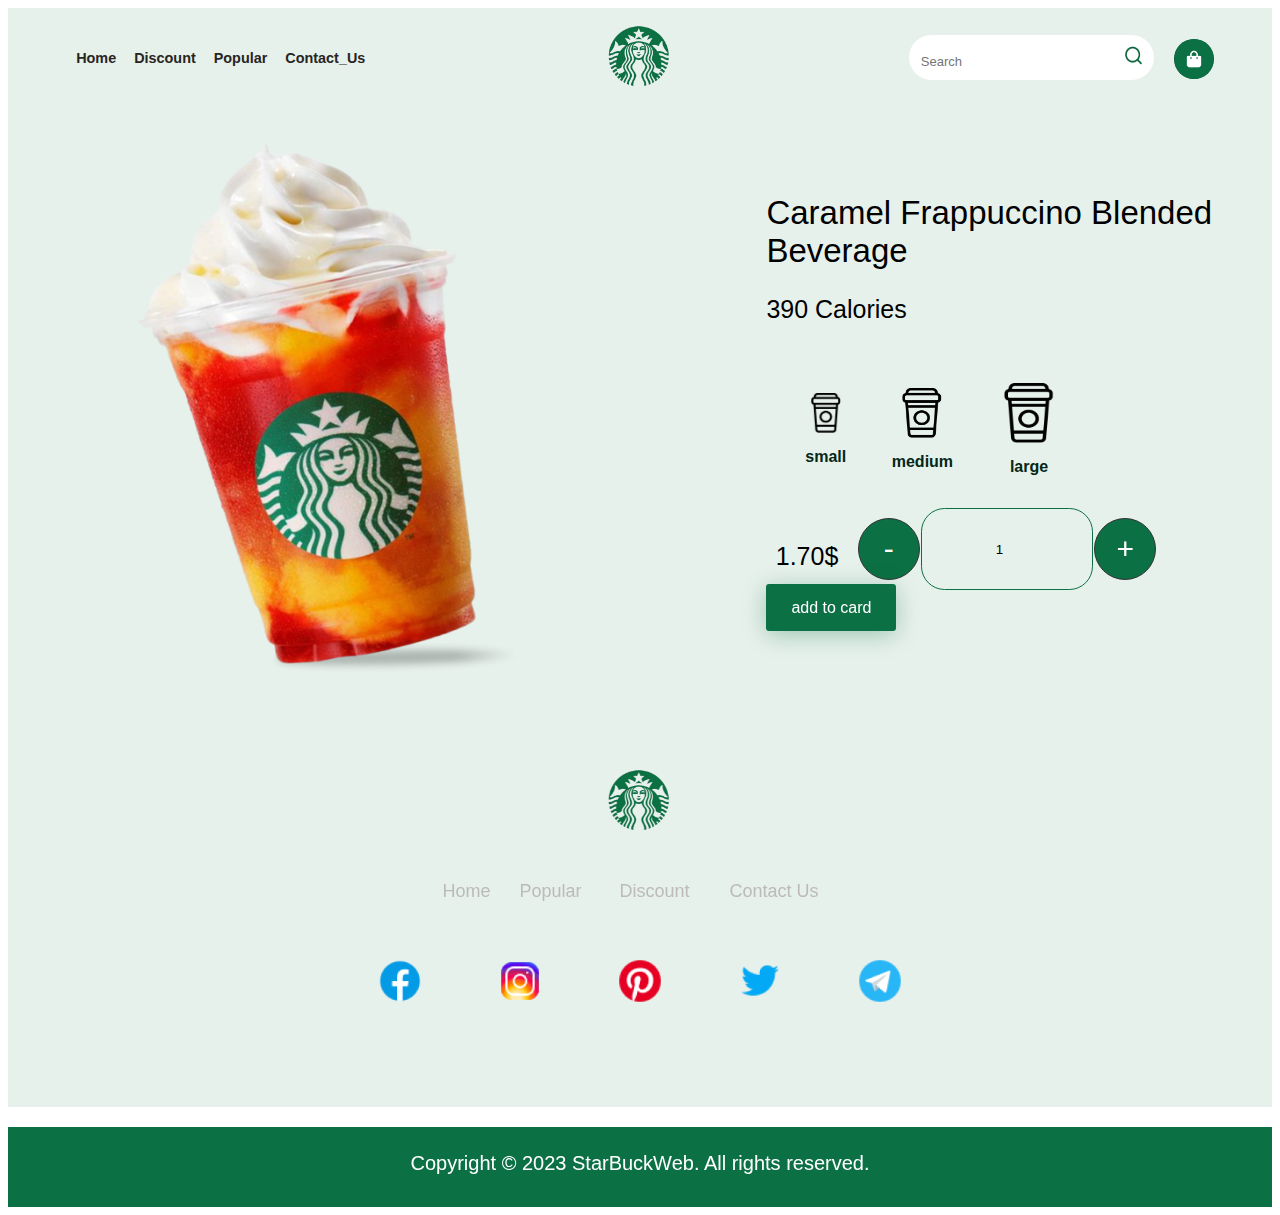
<file: preview-web/detail-product.html>
<!DOCTYPE html>
<html lang="en">
  <head>
    <meta charset="UTF-8" />
    <meta name="viewport" content="width=device-width, initial-scale=1.0" />
    <!-- Add Bootstrap CSS  & font awesome & google font  --- start  --- -->
    <link
      rel="stylesheet"
      href="https://cdnjs.cloudflare.com/ajax/libs/font-awesome/6.4.2/css/all.min.css"
      integrity="sha512-z3gLpd7yknf1YoNbCzqRKc4qyor8gaKU1qmn+CShxbuBusANI9QpRohGBreCFkKxLhei6S9CQXFEbbKuqLg0DA=="
      crossorigin="anonymous"
      referrerpolicy="no-referrer"
    />
    <link
      rel="stylesheet"
      href="https://cdn.jsdelivr.net/npm/bootstrap@5.3.2/dist/css/bootstrap.min.css"
      rel="stylesheet"
      integrity="sha384-T3c6CoIi6uLrA9TneNEoa7RxnatzjcDSCmG1MXxSR1GAsXEV/Dwwykc2MPK8M2HN"
      crossorigin="anonymous"
    />
    <link
      rel="stylesheet"
      href="https://fonts.googleapis.com/css?family=Sofia"
    />
    <!--                          ---  end  ---                          -->
    <!-- import css for style Navbar -->
    <link rel="stylesheet" href="./index.css" />
    <!-- import css for Page popular -->
    <link rel="stylesheet" href="./detail-product.css" />
    <!-- Set the favicon -->
    <link
      rel="icon"
      href="./logo-starbuck.png"
      type="image/logo-icon"
    />
    <link
      rel="shortcut icon"
      href="./logo-starbuck.png"
      type="image/x-icon"
    />
    <title>Page_Popular</title>
  </head>
  <body>
    <nav class="mainNav">
      <div class="container">
        <div class="navbar">
          <div>
            <!-- dropDown -->
            <div class="custom-dropdown">
              <button class="custom-btn" id="customDropdownButton">
                <i class="fa-solid fa-bars dropbtn"></i>
              </button>
              <div class="custom-dropdown-content" id="customDropdownContent">
                <a class="actions" href="./index.html">Home</a>
                <a href="./discount.html">Discount</a>
                <a href="./popular.html">Popular</a>
                <a href="./contact.html">Contact_Us</a>
              </div>
            </div>
            <!-- link  -->
            <div class="linkNav">
              <a class="actions" href="./index.html">Home</a>
              <a href="./discount.html">Discount</a>
              <a href="./popular.html">Popular</a>
              <a href="./contact.html">Contact_Us</a>
            </div>
          </div>
          <div>
            <!-- Logo Navbar-->
            <div class="logoNav">
              <img
                src="./logo-starbuck.png"
                width="85px"
                alt=""
              />
            </div>
          </div>
          <div>
            <!-- search -->
            <div class="searchNav">
              <form class="btnSearch">
                <input class="search" type="search" placeholder="Search" />
                <a href="#"
                  ><img
                    src="./search-icon.png"
                    width="21px"
                    alt=""
                /></a>
              </form>
              <div class="btnShop">
                <a href="#"
                  ><img
                    src="./shop-icon.png"
                    width="21px"
                    alt=""
                /></a>
              </div>
            </div>
          </div>
        </div>
      </div>
    </nav>
    <!-- slider product -->
    <section>
      <div class="container detail-main">
        <div class="left-img">
          <img src="./slid-starbuck2.png" alt="" />
        </div>
        <div class="right-text">
          <h1>Caramel Frappuccino Blended Beverage</h1>
          <p>390 Calories</p>
          <div class="set-img-size">
            <div class="img-size-small" onclick="changeColor(this)">
              <div class="small-img">
                <img
                  src="./size-of-cup-icon.png"
                  width="30"
                  height="40"
                  alt=""
                />
              </div>
              <div class="small-text">small</div>
            </div>
            <div class="img-size-small" onclick="changeColor(this)">
              <div class="small-img">
                <img
                  src="./size-of-cup-icon.png"
                  width="40"
                  height="50"
                  alt=""
                />
              </div>
              <div class="small-text">medium</div>
            </div>
            <div class="img-size-small" onclick="changeColor(this)">
              <div class="small-img">
                <img
                  src="./size-of-cup-icon.png"
                  width="50"
                  height="60"
                  alt=""
                />
              </div>
              <div class="small-text">large</div>
            </div>
          </div>

          <div class="text-price-count">
            <p class="text-price">1.70$</p>
            <div class="qty">
              <div class="minus" onclick="decrement()">-</div>
              <input
                type="number"
                class="count"
                name="qty"
                value="1"
                id="quantity"
              />
              <div class="minus" onclick="increment()">+</div>
            </div>
          </div>
          <div class="mt-5">
            <a class="btn-add-to-card" onclick="alert('Buy Now!');"
              >add to card <i class="fa-solid fa-cart-shopping"></i
            ></a>
          </div>
        </div>
      </div>
    </section>

    <!-- FOOTER FEATURE -->
    <footer>
      <div class="footerMain">
        <div class="footerSub">
          <div class="frame">
            <img
              class="brand-logo"
              src="./logo-starbuck.png"
            />
            <div class="div">
              <div class="div-2">
                <div class="shop"><div class="text-wrapper">Home</div></div>
                <div class="popular">
                  <div class="text-wrapper">Popular</div>
                </div>
                <div class="our-product">
                  <div class="text-wrapper">Discount</div>
                </div>
                <div class="contact-us">
                  <div class="text-wrapper">Contact Us</div>
                </div>
              </div>
              <div class="div-3">
                <img class="img" src="./facebook-icon.png" />
                <img class="img" src="./instagram-icon.png" />
                <img class="img" src="./pinterest-icon.png" />
                <img class="img" src="./twitter-icon.png" />
                <img class="img" src="./telegram-icon.png" />
              </div>
            </div>
          </div>
        </div>
      </div>
      <div class="text-footer">
        <p class="text-wrapper">
          Copyright © 2023 StarBuckWeb. All rights reserved.
        </p>
      </div>
    </footer>
    <!-- import javascript -->
    <script src="./detail-product.js"></script>
  </body>
</html>
</file>
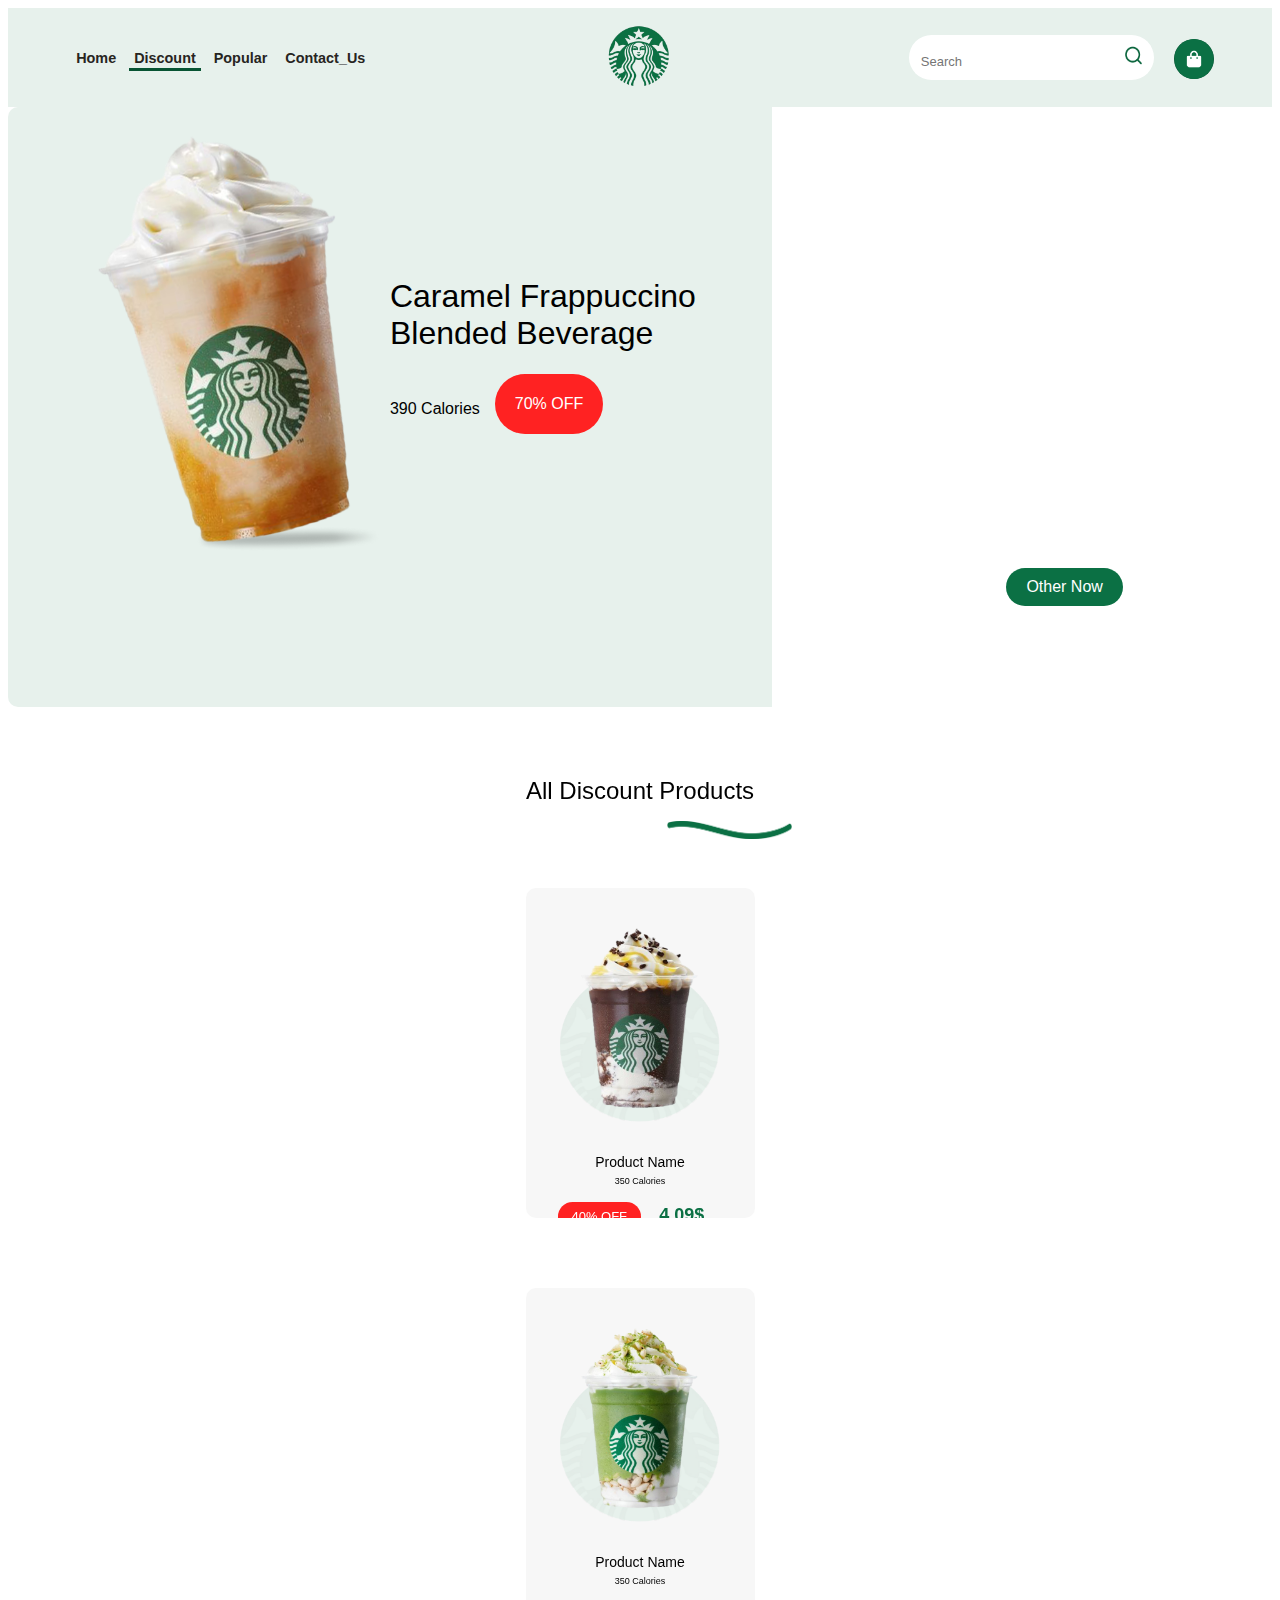
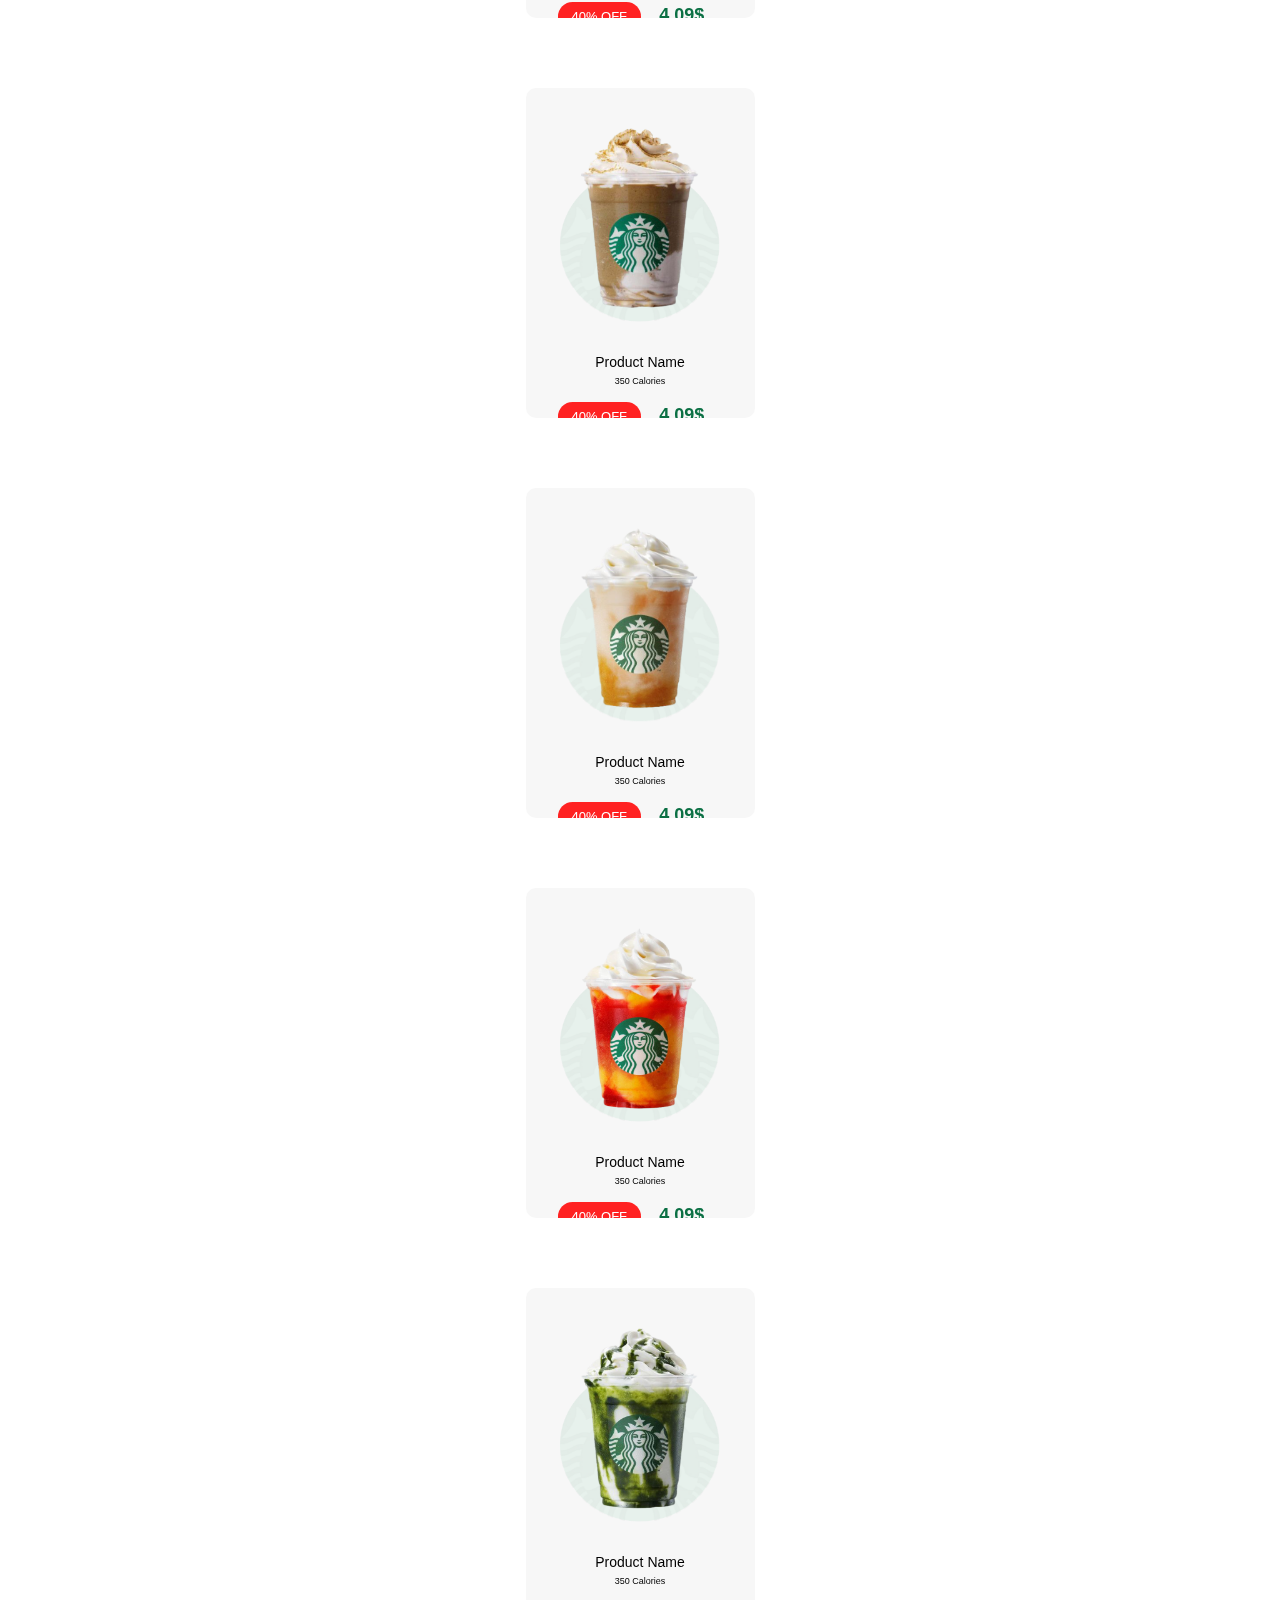
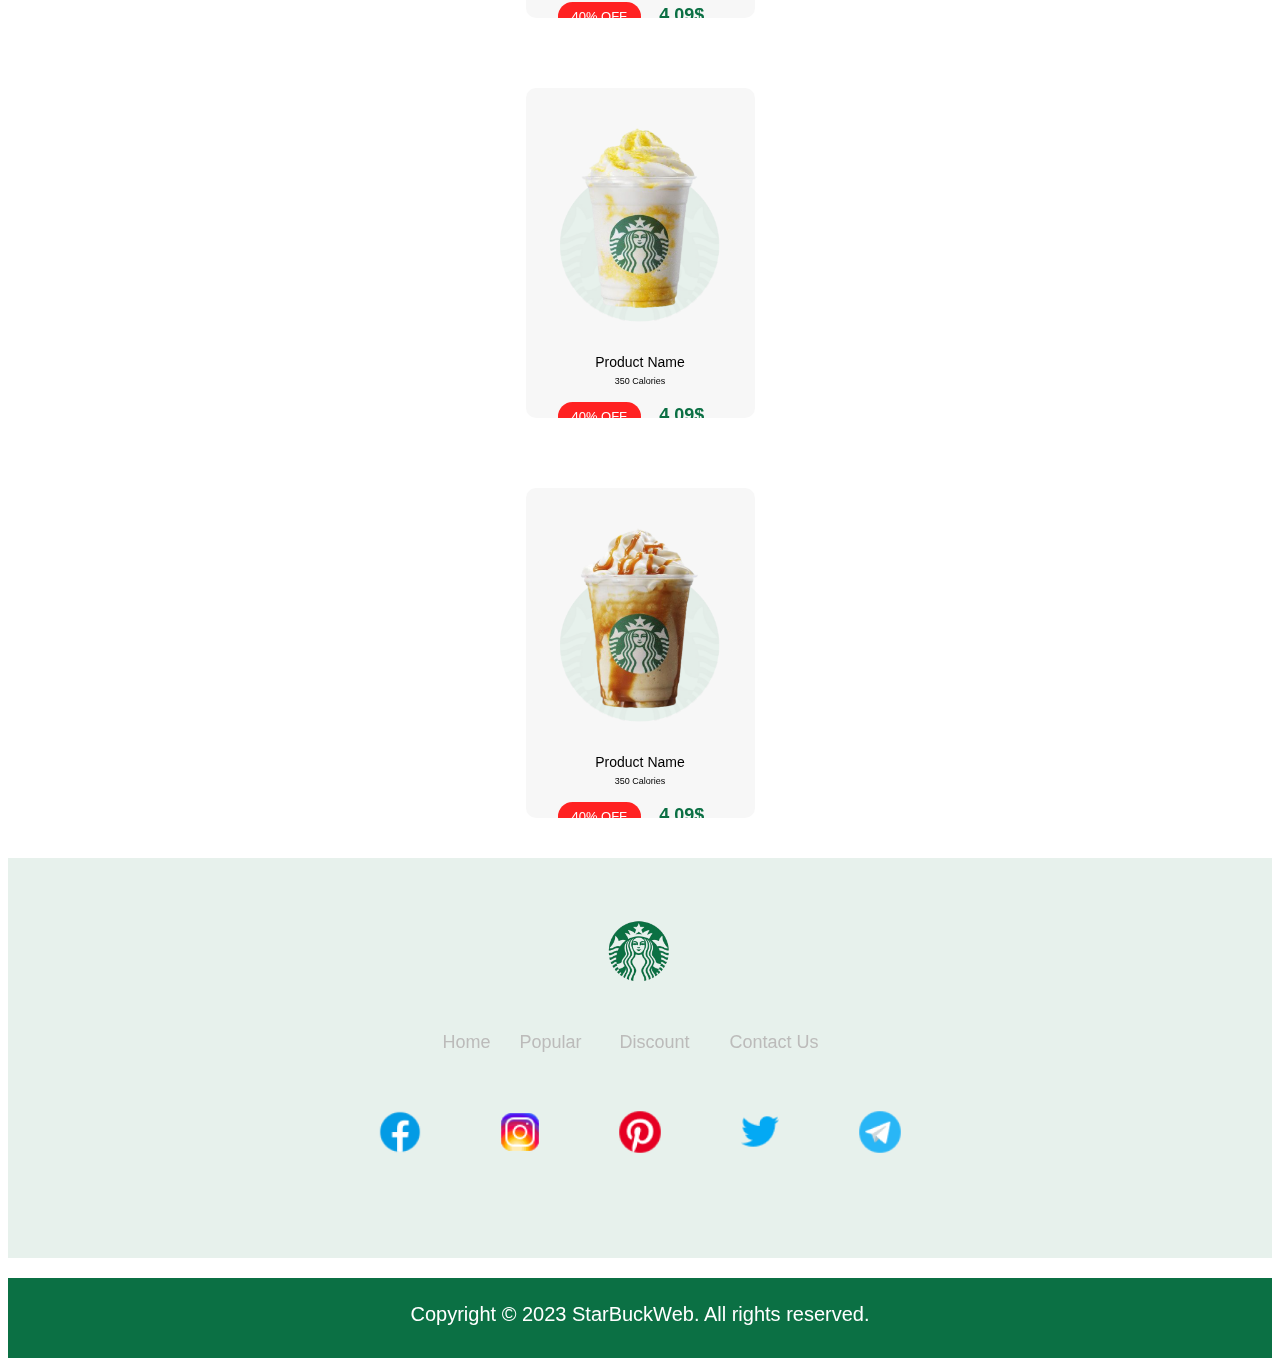
<file: preview-web/discount.html>
<!DOCTYPE html>
<html lang="en">
  <head>
    <meta charset="UTF-8" />
    <meta name="viewport" content="width=device-width, initial-scale=1.0" />
    <!-- Add Bootstrap CSS  & font awesome & google font  --- start  --- -->
    <link
      rel="stylesheet"
      href="https://cdnjs.cloudflare.com/ajax/libs/font-awesome/6.4.2/css/all.min.css"
      integrity="sha512-z3gLpd7yknf1YoNbCzqRKc4qyor8gaKU1qmn+CShxbuBusANI9QpRohGBreCFkKxLhei6S9CQXFEbbKuqLg0DA=="
      crossorigin="anonymous"
      referrerpolicy="no-referrer"
    />
    <link
      rel="stylesheet"
      href="https://cdn.jsdelivr.net/npm/bootstrap@5.3.2/dist/css/bootstrap.min.css"
      rel="stylesheet"
      integrity="sha384-T3c6CoIi6uLrA9TneNEoa7RxnatzjcDSCmG1MXxSR1GAsXEV/Dwwykc2MPK8M2HN"
      crossorigin="anonymous"
    />
    <link
      rel="stylesheet"
      href="https://fonts.googleapis.com/css?family=Sofia"
    />
    <!--                          ---  end  ---                          -->
    <!-- import css for style Navbar -->
    <link rel="stylesheet" href="./index.css" />
    <!-- import css for Page popular -->
    <link rel="stylesheet" href="./discount.css" />
    <!-- Set the favicon -->
    <link
      rel="icon"
      href="./logo-starbuck.png"
      type="image/logo-icon"
    />
    <link
      rel="shortcut icon"
      href="./logo-starbuck.png"
      type="image/x-icon"
    />
    <title>Page_Discount</title>
  </head>
  <body>
    <nav class="mainNav">
      <div class="container">
        <div class="navbar">
          <div>
            <!-- dropDown -->
            <div class="custom-dropdown">
              <button class="custom-btn" id="customDropdownButton">
                <i class="fa-solid fa-bars dropbtn"></i>
              </button>
              <div class="custom-dropdown-content" id="customDropdownContent">
                <a href="./index.html">Home</a>
                <a class="actions" href="#">Discount</a>
                <a href="./popular.html">Popular</a>
                <a href="./contact.html">Contact_Us</a>
              </div>
            </div>
            <!-- link  -->
            <div class="linkNav">
              <a href="./index.html">Home</a>
              <a class="active" href="#">Discount</a>
              <a href="./popular.html">Popular</a>
              <a href="./contact.html">Contact_Us</a>
            </div>
          </div>
          <div>
            <!-- Logo Navbar-->
            <div class="logoNav">
              <img
                src="./logo-starbuck.png"
                width="85px"
                alt=""
              />
            </div>
          </div>
          <div>
            <!-- search -->
            <div class="searchNav">
              <form class="btnSearch">
                <input class="search" type="search" placeholder="Search" />
                <a href="#"
                  ><img
                    src="./search-icon.png"
                    width="21px"
                    alt=""
                /></a>
              </form>
              <div class="btnShop">
                <a href="#"
                  ><img
                    src="./shop-icon.png"
                    width="21px"
                    alt=""
                /></a>
              </div>
            </div>
          </div>
        </div>
      </div>
    </nav>
    <!-- slider product -->

    <section>
      <section>
        <div class="carousel">
          <div class="carousel-item">
            <div class="slide-main">
              <div class="slider-left-img">
                <img src="./slid-starbuck1.png" alt="" />
              </div>
              <div class="slide-right-text">
                <div class="main-text">
                  <h1>
                    Caramel Frappuccino <br />
                    Blended Beverage
                  </h1>
                  <div class="text-discount">
                    <p>390 Calories</p>
                    <a class="button-discount">70% OFF</a>
                  </div>
                </div>
              </div>
            </div>
          </div>
          <div class="carousel-item">
            <div class="slide-main">
              <div class="slider-left-img">
                <img src="./slid-starbuck2.png" alt="" />
              </div>
              <div class="slide-right-text">
                <div class="main-text">
                  <h1>
                    a blended coffee drink <br />
                    ypically made with coffee
                  </h1>
                  <div class="text-discount">
                    <p>290 Calories</p>
                    <a class="button-discount">40% OFF</a>
                  </div>
                </div>
              </div>
            </div>
          </div>
          <div class="carousel-item">
            <div class="slide-main">
              <div class="slider-left-img">
                <img src="./slid-starbuck3.png" alt="" />
              </div>
              <div class="slide-right-text">
                <div class="main-text">
                  <h1>
                    espresso, milk, and ice. <br />
                    It is blended
                  </h1>
                  <div class="text-discount">
                    <p>350 Calories</p>
                    <a class="button-discount">50% OFF</a>
                  </div>
                </div>
              </div>
            </div>
          </div>
          <a class="button-other-now" href="./detail-product.html">Other Now</a>
        </div>
      </section>
    </section>

    <!-- All Discount Product -->

    <section class="container" style="padding-top: 50px">
      <div class="container">
        <div class="discount-all-product">
          <h2>All Discount Products</h2>
          <div class="box-all-discount">
            <img
              class="vector-all-discount"
              src="./vector-popular-products.png"
              alt="vector"
            />
          </div>
        </div>
      </div>

      <div class="row row-style-all-discount">
        <div class="col-sm-12 col-md-4 col-lg-3" style="padding-top: 30px">
          <div class="product-cart-all-discount">
            <a class="product-card-link-all-discount" href="./detail-product.html">
              <img
                class="cart-image-all-disocunt"
                src="./dis-pop-starbuck1.png"
                alt="dis pop starbuck1"
              />
              <h3>Product Name</h3>
              <p>350 Calories</p>
              <div class="discount-tag">
                <div class="left">
                  <p class="all-dis">40% OFF</p>
                </div>
                <div class="right">
                  <p class="price-right">4.09$</p>
                </div>
              </div>
            </a>
          </div>
        </div>

        <div class="col-sm-12 col-md-4 col-lg-3" style="padding-top: 30px">
          <div class="product-cart-all-discount">
            <a class="product-card-link-all-discount" href="./detail-product.html">
              <img
                class="cart-image-all-disocunt"
                src="./dis-pop-starbuck2.png"
                alt="dis pop starbuck1"
              />
              <h3>Product Name</h3>
              <p>350 Calories</p>
              <div class="discount-tag">
                <div class="left">
                  <p class="all-dis">40% OFF</p>
                </div>
                <div class="right">
                  <p class="price-right">4.09$</p>
                </div>
              </div>
            </a>
          </div>
        </div>

        <div class="col-sm-12 col-md-4 col-lg-3" style="padding-top: 30px">
          <div class="product-cart-all-discount">
            <a class="product-card-link-all-discount" href="./detail-product.html">
              <img
                class="cart-image-all-disocunt"
                src="./dis-pop-starbuck3.png"
                alt="dis pop starbuck1"
              />
              <h3>Product Name</h3>
              <p>350 Calories</p>
              <div class="discount-tag">
                <div class="left">
                  <p class="all-dis">40% OFF</p>
                </div>
                <div class="right">
                  <p class="price-right">4.09$</p>
                </div>
              </div>
            </a>
          </div>
        </div>

        <div class="col-sm-12 col-md-4 col-lg-3" style="padding-top: 30px">
          <div class="product-cart-all-discount">
            <a class="product-card-link-all-discount" href="./detail-product.html">
              <img
                class="cart-image-all-disocunt"
                src="./dis-pop-starbuck4.png"
                alt="dis pop starbuck1"
              />
              <h3>Product Name</h3>
              <p>350 Calories</p>
              <div class="discount-tag">
                <div class="left">
                  <p class="all-dis">40% OFF</p>
                </div>
                <div class="right">
                  <p class="price-right">4.09$</p>
                </div>
              </div>
            </a>
          </div>
        </div>

        <div class="col-sm-12 col-md-4 col-lg-3" style="padding-top: 30px">
          <div class="product-cart-all-discount">
            <a class="product-card-link-all-discount" href="./detail-product.html">
              <img
                class="cart-image-all-disocunt"
                src="./dis-pop-starbuck5.png"
                alt="dis pop starbuck1"
              />
              <h3>Product Name</h3>
              <p>350 Calories</p>
              <div class="discount-tag">
                <div class="left">
                  <p class="all-dis">40% OFF</p>
                </div>
                <div class="right">
                  <p class="price-right">4.09$</p>
                </div>
              </div>
            </a>
          </div>
        </div>

        <div class="col-sm-12 col-md-4 col-lg-3" style="padding-top: 30px">
          <div class="product-cart-all-discount">
            <a class="product-card-link-all-discount" href="./detail-product.html">
              <img
                class="cart-image-all-disocunt"
                src="./dis-pop-starbuck6.png"
                alt="dis pop starbuck1"
              />
              <h3>Product Name</h3>
              <p>350 Calories</p>
              <div class="discount-tag">
                <div class="left">
                  <p class="all-dis">40% OFF</p>
                </div>
                <div class="right">
                  <p class="price-right">4.09$</p>
                </div>
              </div>
            </a>
          </div>
        </div>

        <div class="col-sm-12 col-md-4 col-lg-3" style="padding-top: 30px">
          <div class="product-cart-all-discount">
            <a class="product-card-link-all-discount" href="./detail-product.html">
              <img
                class="cart-image-all-disocunt"
                src="./dis-pop-starbuck7.png"
                alt="dis pop starbuck1"
              />
              <h3>Product Name</h3>
              <p>350 Calories</p>
              <div class="discount-tag">
                <div class="left">
                  <p class="all-dis">40% OFF</p>
                </div>
                <div class="right">
                  <p class="price-right">4.09$</p>
                </div>
              </div>
            </a>
          </div>
        </div>

        <div class="col-sm-12 col-md-4 col-lg-3" style="padding-top: 30px">
          <div class="product-cart-all-discount">
            <a class="product-card-link-all-discount" href="./detail-product.html">
              <img
                class="cart-image-all-disocunt"
                src="./dis-pop-starbuck9.png"
                alt="dis pop starbuck1"
              />
              <h3>Product Name</h3>
              <p>350 Calories</p>
              <div class="discount-tag">
                <div class="left">
                  <p class="all-dis">40% OFF</p>
                </div>
                <div class="right">
                  <p class="price-right">4.09$</p>
                </div>
              </div>
            </a>
          </div>
        </div>
      </div>
    </section>

    <!-- ......................... -->
    <!-- FOOTER FEATURE -->
    <footer>
      <div class="footerMain">
        <div class="footerSub">
          <div class="frame">
            <img
              class="brand-logo"
              src="./logo-starbuck.png"
            />
            <div class="div">
              <div class="div-2">
                <div class="shop"><div class="text-wrapper">Home</div></div>
                <div class="popular">
                  <div class="text-wrapper">Popular</div>
                </div>
                <div class="our-product">
                  <div class="text-wrapper">Discount</div>
                </div>
                <div class="contact-us">
                  <div class="text-wrapper">Contact Us</div>
                </div>
              </div>
              <div class="div-3">
                <img class="img" src="./facebook-icon.png" />
                <img class="img" src="./instagram-icon.png" />
                <img class="img" src="./pinterest-icon.png" />
                <img class="img" src="./twitter-icon.png" />
                <img class="img" src="./telegram-icon.png" />
              </div>
            </div>
          </div>
        </div>
      </div>
      <div class="text-footer">
        <p class="text-wrapper">
          Copyright © 2023 StarBuckWeb. All rights reserved.
        </p>
      </div>
    </footer>
    <!-- import javascript -->
    <script src="./discount.js"></script>
  </body>
</html>
</file>
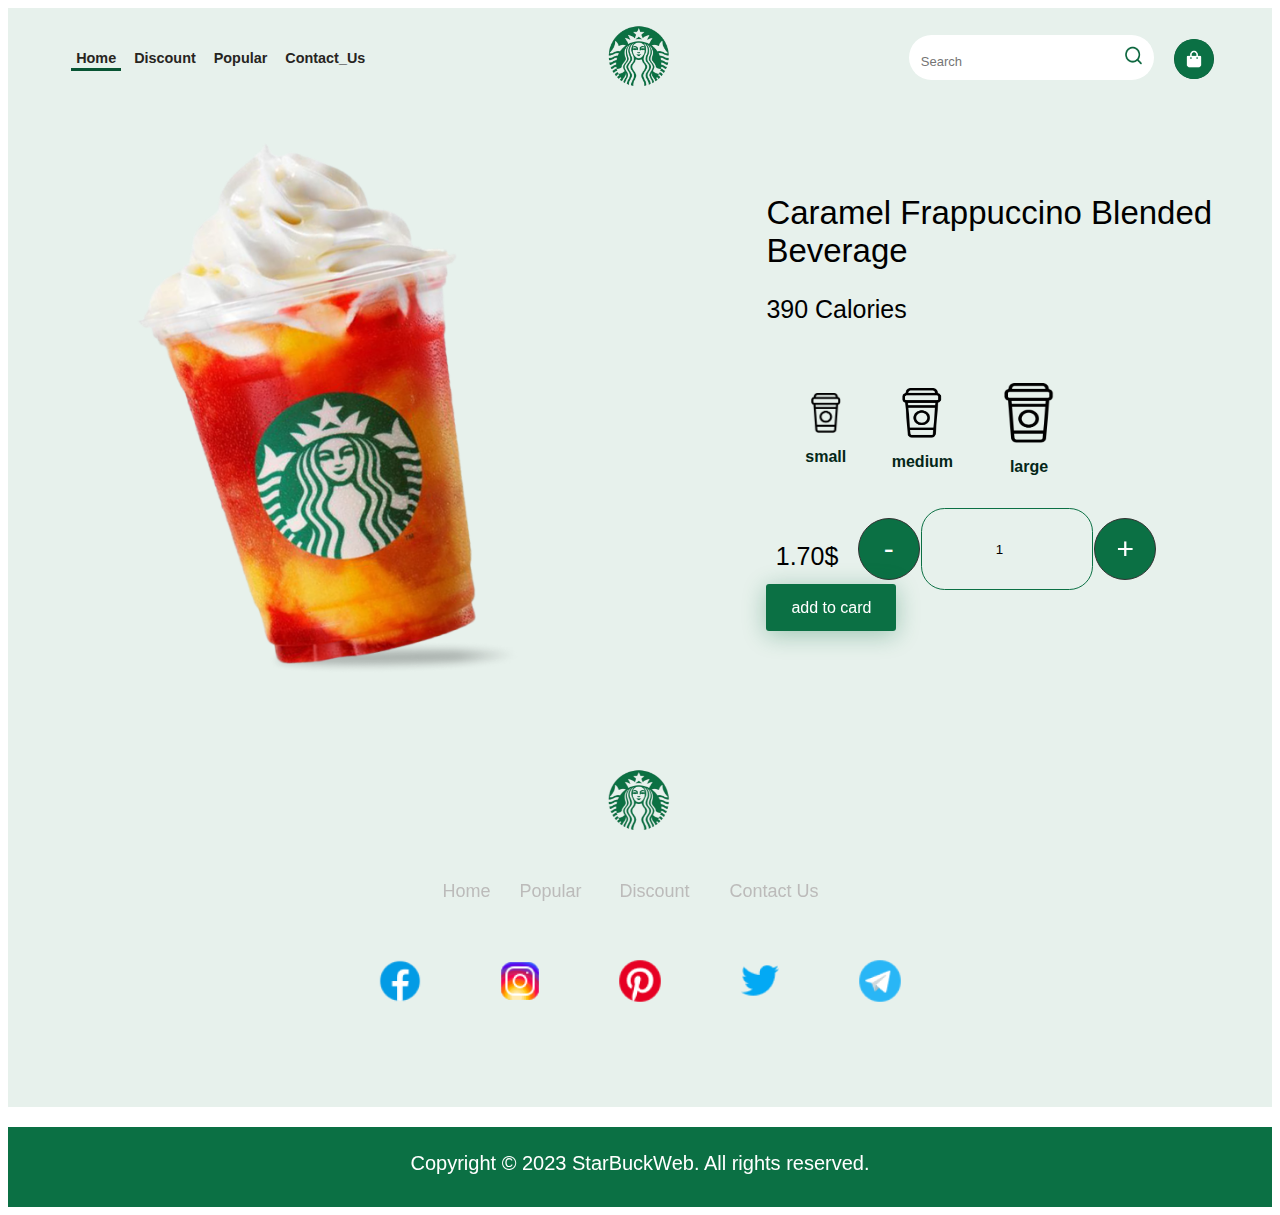
<file: web-assignment/frontend/pages/detail-products/detail-product.html>
<!DOCTYPE html>
<html lang="en">
  <head>
    <meta charset="UTF-8" />
    <meta name="viewport" content="width=device-width, initial-scale=1.0" />
    <!-- Add Bootstrap CSS  & font awesome & google font  --- start  --- -->
    <link
      rel="stylesheet"
      href="https://cdnjs.cloudflare.com/ajax/libs/font-awesome/6.4.2/css/all.min.css"
      integrity="sha512-z3gLpd7yknf1YoNbCzqRKc4qyor8gaKU1qmn+CShxbuBusANI9QpRohGBreCFkKxLhei6S9CQXFEbbKuqLg0DA=="
      crossorigin="anonymous"
      referrerpolicy="no-referrer"
    />
    <link
      rel="stylesheet"
      href="https://cdn.jsdelivr.net/npm/bootstrap@5.3.2/dist/css/bootstrap.min.css"
      rel="stylesheet"
      integrity="sha384-T3c6CoIi6uLrA9TneNEoa7RxnatzjcDSCmG1MXxSR1GAsXEV/Dwwykc2MPK8M2HN"
      crossorigin="anonymous"
    />
    <link
      rel="stylesheet"
      href="https://fonts.googleapis.com/css?family=Sofia"
    />
    <!--                          ---  end  ---                          -->
    <!-- import css for style Navbar -->
    <link rel="stylesheet" href="../../index.css" />
    <!-- import css for Page popular -->
    <link rel="stylesheet" href="./detail-product.css" />
    <!-- Set the favicon -->
    <link
      rel="icon"
      href="../../public/images/logo-starbuck.png"
      type="image/logo-icon"
    />
    <link
      rel="shortcut icon"
      href="../../public/images/logo-starbuck.png"
      type="image/x-icon"
    />
    <title>Page_Popular</title>
  </head>
  <body>
    <nav class="mainNav">
      <div class="container">
        <div class="navbar">
          <div>
            <!-- dropDown -->
            <div class="custom-dropdown">
              <button class="custom-btn" id="customDropdownButton">
                <i class="fa-solid fa-bars dropbtn"></i>
              </button>
              <div class="custom-dropdown-content" id="customDropdownContent">
                <a class="active" href="../../index.html">Home</a>
                <a href="../discount/discount.html">Discount</a>
                <a href="../popular/popular.html">Popular</a>
                <a href="../contact/contact.html">Contact_Us</a>
              </div>
            </div>
            <!-- link  -->
            <div class="linkNav">
              <a class="active" href="../../index.html">Home</a>
              <a href="../discount/discount.html">Discount</a>
              <a href="../popular/popular.html">Popular</a>
              <a href="../contact/contact.html">Contact_Us</a>
            </div>
          </div>
          <div>
            <!-- Logo Navbar-->
            <div class="logoNav">
              <img
                src="../../public/images/logo-starbuck.png"
                width="85px"
                alt=""
              />
            </div>
          </div>
          <div>
            <!-- search -->
            <div class="searchNav">
              <form class="btnSearch">
                <input class="search" type="search" placeholder="Search" />
                <a href="#"
                  ><img
                    src="../../public/icons/search-icon.png"
                    width="21px"
                    alt=""
                /></a>
              </form>
              <div class="btnShop">
                <a href="#"
                  ><img
                    src="../../public/icons/shop-icon.png"
                    width="21px"
                    alt=""
                /></a>
              </div>
            </div>
          </div>
        </div>
      </div>
    </nav>
    <!-- slider product -->
    <section>
      <div class="container detail-main">
        <div class="left-img">
          <img src="../../public/images/slid-starbuck2.png" alt="" />
        </div>
        <div class="right-text">
          <h1>Caramel Frappuccino Blended Beverage</h1>
          <p>390 Calories</p>
          <div class="set-img-size">
            <div class="img-size-small" onclick="changeColor(this)">
              <div class="small-img">
                <img
                  src="../../public/icons/size-of-cup-icon.png"
                  width="30"
                  height="40"
                  alt=""
                />
              </div>
              <div class="small-text">small</div>
            </div>
            <div class="img-size-small" onclick="changeColor(this)">
              <div class="small-img">
                <img
                  src="../../public/icons/size-of-cup-icon.png"
                  width="40"
                  height="50"
                  alt=""
                />
              </div>
              <div class="small-text">medium</div>
            </div>
            <div class="img-size-small" onclick="changeColor(this)">
              <div class="small-img">
                <img
                  src="../../public/icons/size-of-cup-icon.png"
                  width="50"
                  height="60"
                  alt=""
                />
              </div>
              <div class="small-text">large</div>
            </div>
          </div>

          <div class="text-price-count">
            <p class="text-price">1.70$</p>
            <div class="qty">
              <div class="minus" onclick="decrement()">-</div>
              <input
                type="number"
                class="count"
                name="qty"
                value="1"
                id="quantity"
              />
              <div class="minus" onclick="increment()">+</div>
            </div>
          </div>
          <div class="mt-5">
            <a class="btn-add-to-card" onclick="alert('Buy Now!');"
              >add to card <i class="fa-solid fa-cart-shopping"></i
            ></a>
          </div>
        </div>
      </div>
    </section>

    <!-- FOOTER FEATURE -->
    <footer>
      <div class="footerMain">
        <div class="footerSub">
          <div class="frame">
            <img
              class="brand-logo"
              src="../../public/images/logo-starbuck.png"
            />
            <div class="div">
              <div class="div-2">
                <div class="shop"><div class="text-wrapper">Home</div></div>
                <div class="popular">
                  <div class="text-wrapper">Popular</div>
                </div>
                <div class="our-product">
                  <div class="text-wrapper">Discount</div>
                </div>
                <div class="contact-us">
                  <div class="text-wrapper">Contact Us</div>
                </div>
              </div>
              <div class="div-3">
                <img class="img" src="../../public/icons/facebook-icon.png" />
                <img class="img" src="../../public/icons/instagram-icon.png" />
                <img class="img" src="../../public/icons/pinterest-icon.png" />
                <img class="img" src="../../public/icons/twitter-icon.png" />
                <img class="img" src="../../public/icons/telegram-icon.png" />
              </div>
            </div>
          </div>
        </div>
      </div>
      <div class="text-footer">
        <p class="text-wrapper">
          Copyright © 2023 StarBuckWeb. All rights reserved.
        </p>
      </div>
    </footer>
    <!-- import javascript -->
    <script src="./detail-product.js"></script>
  </body>
</html>
</file>
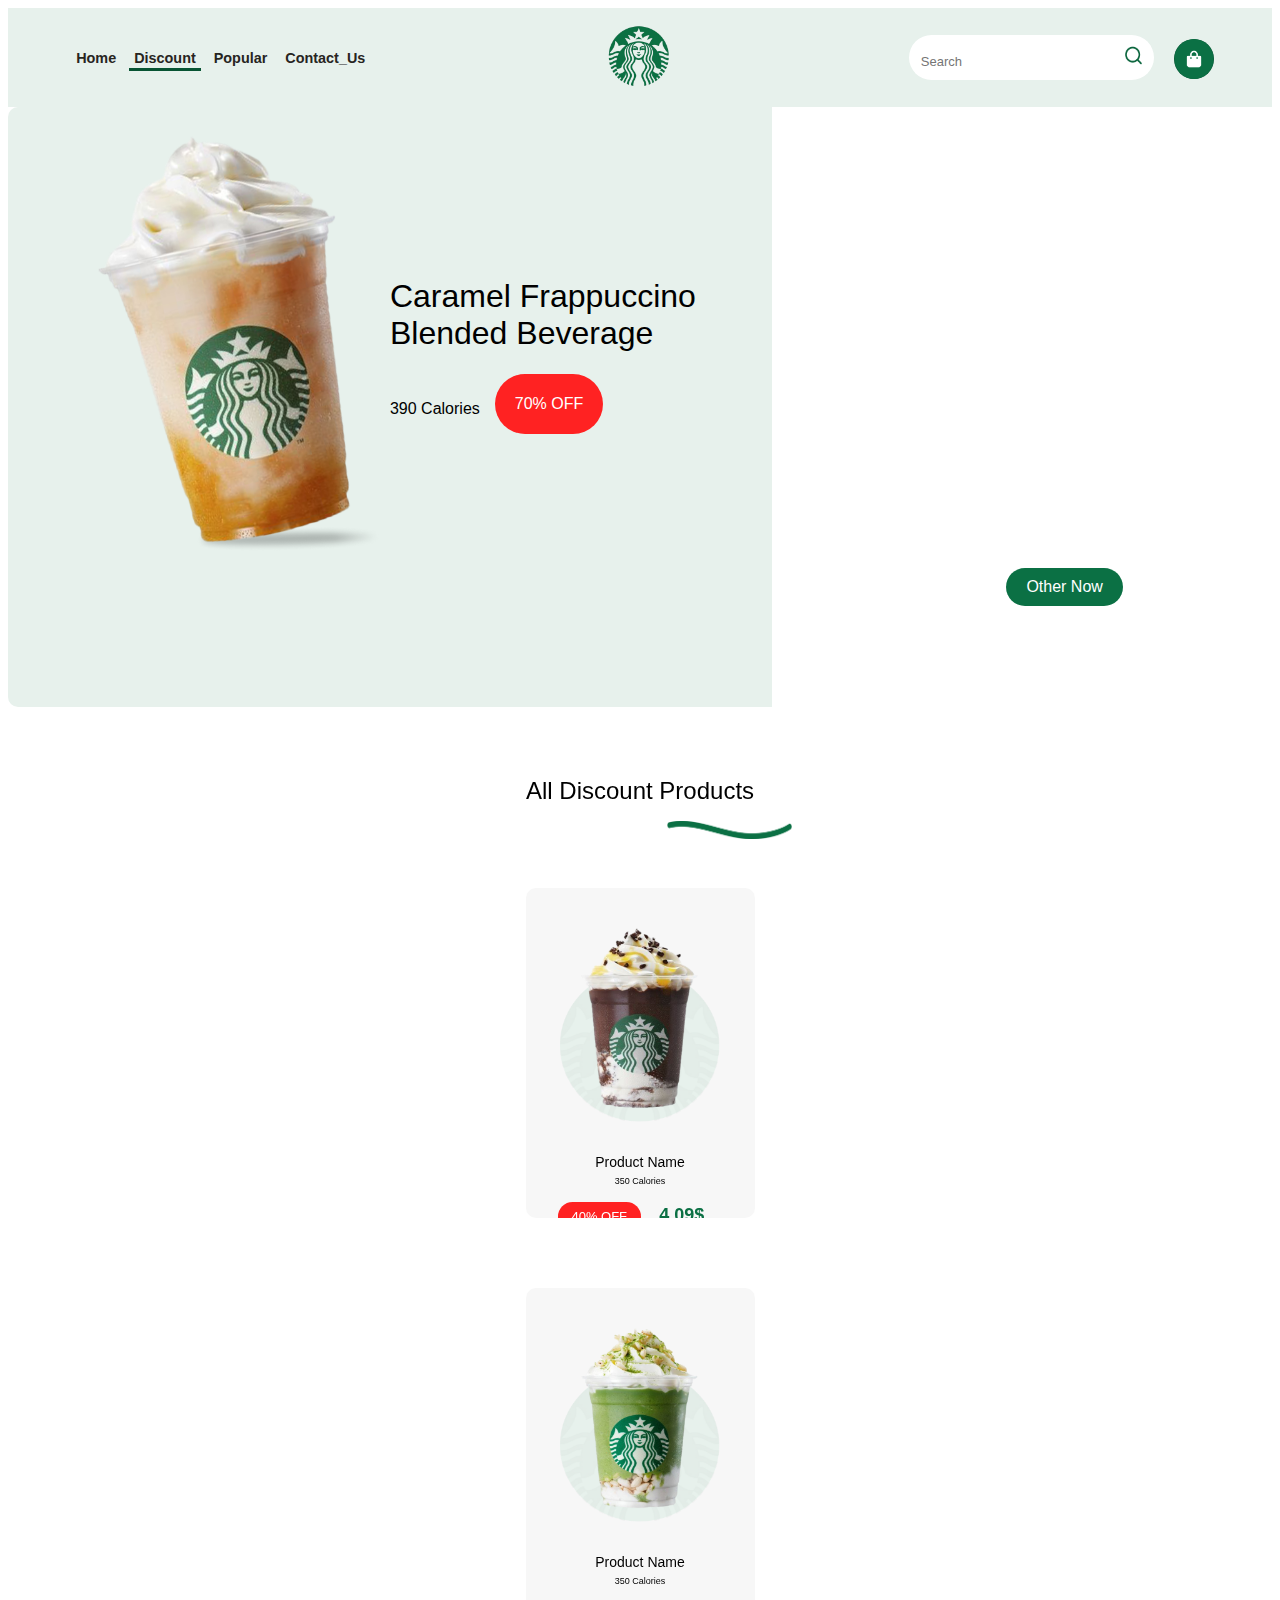
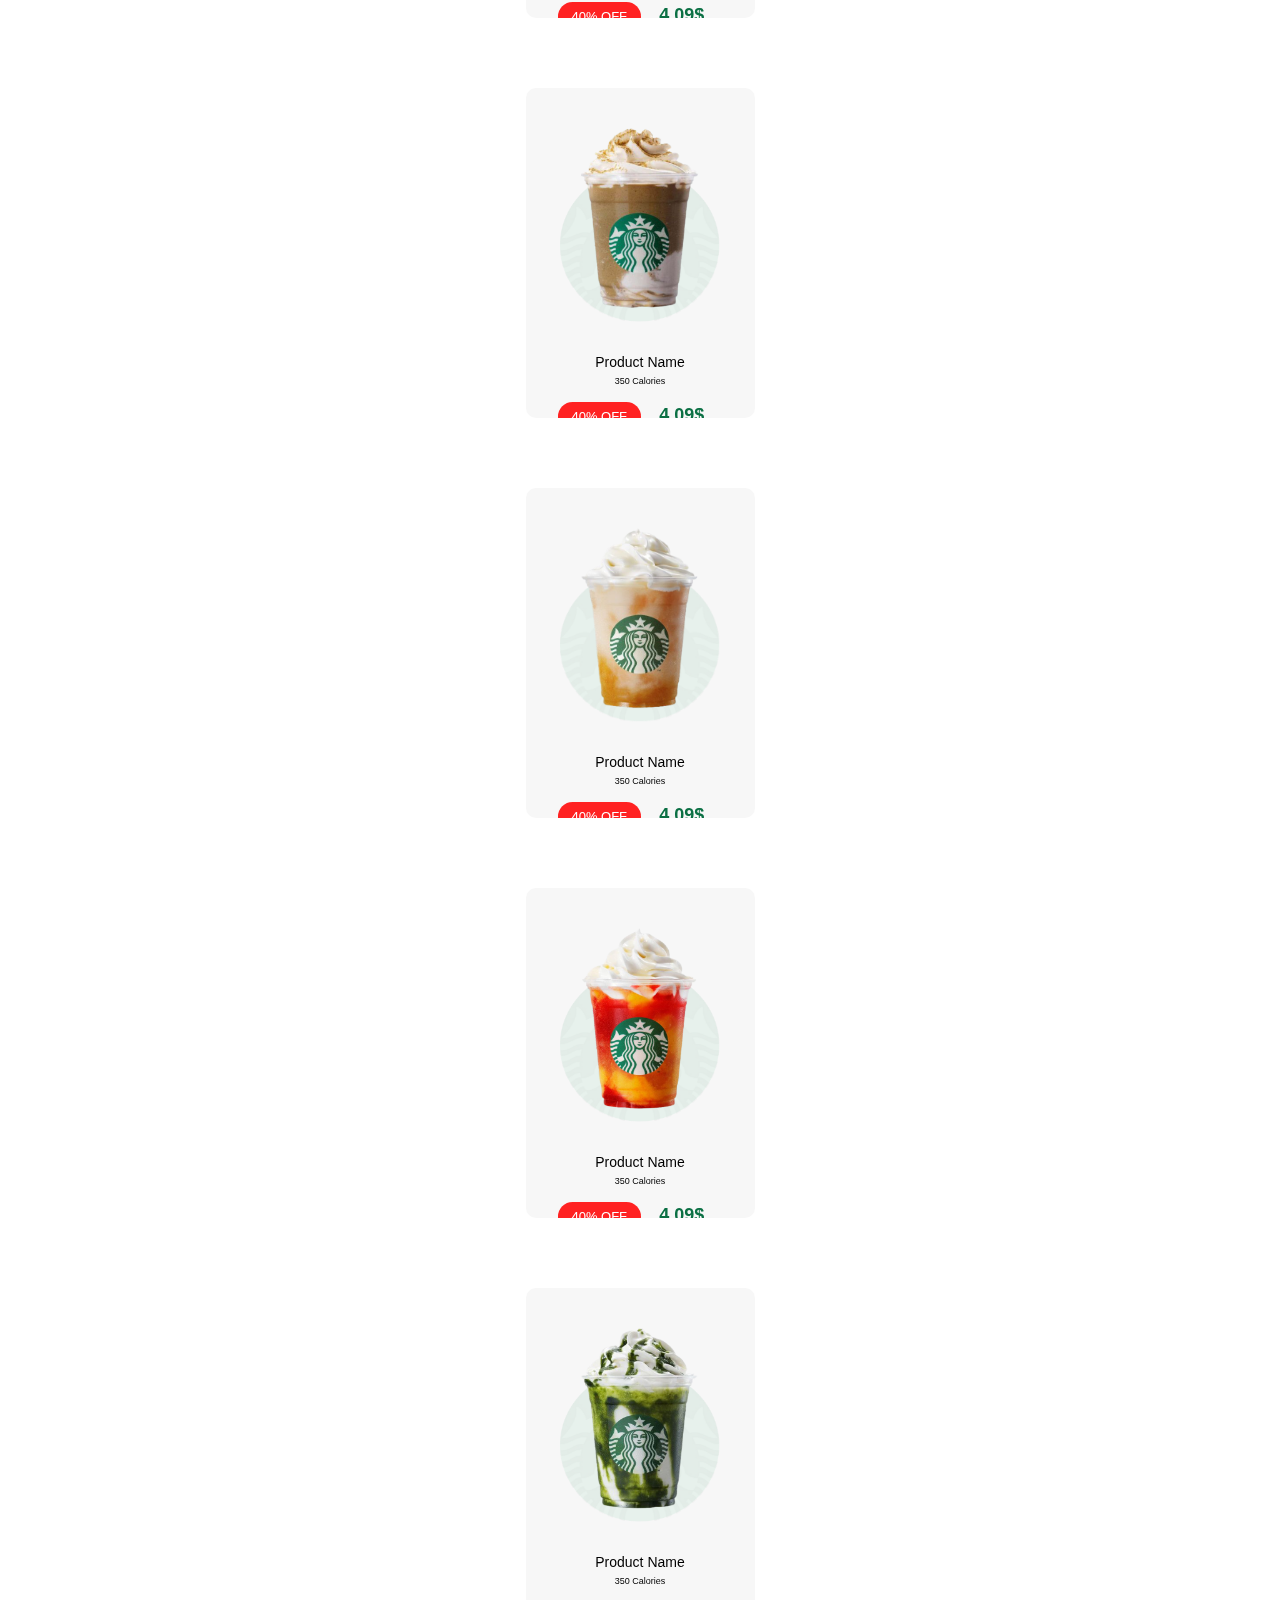
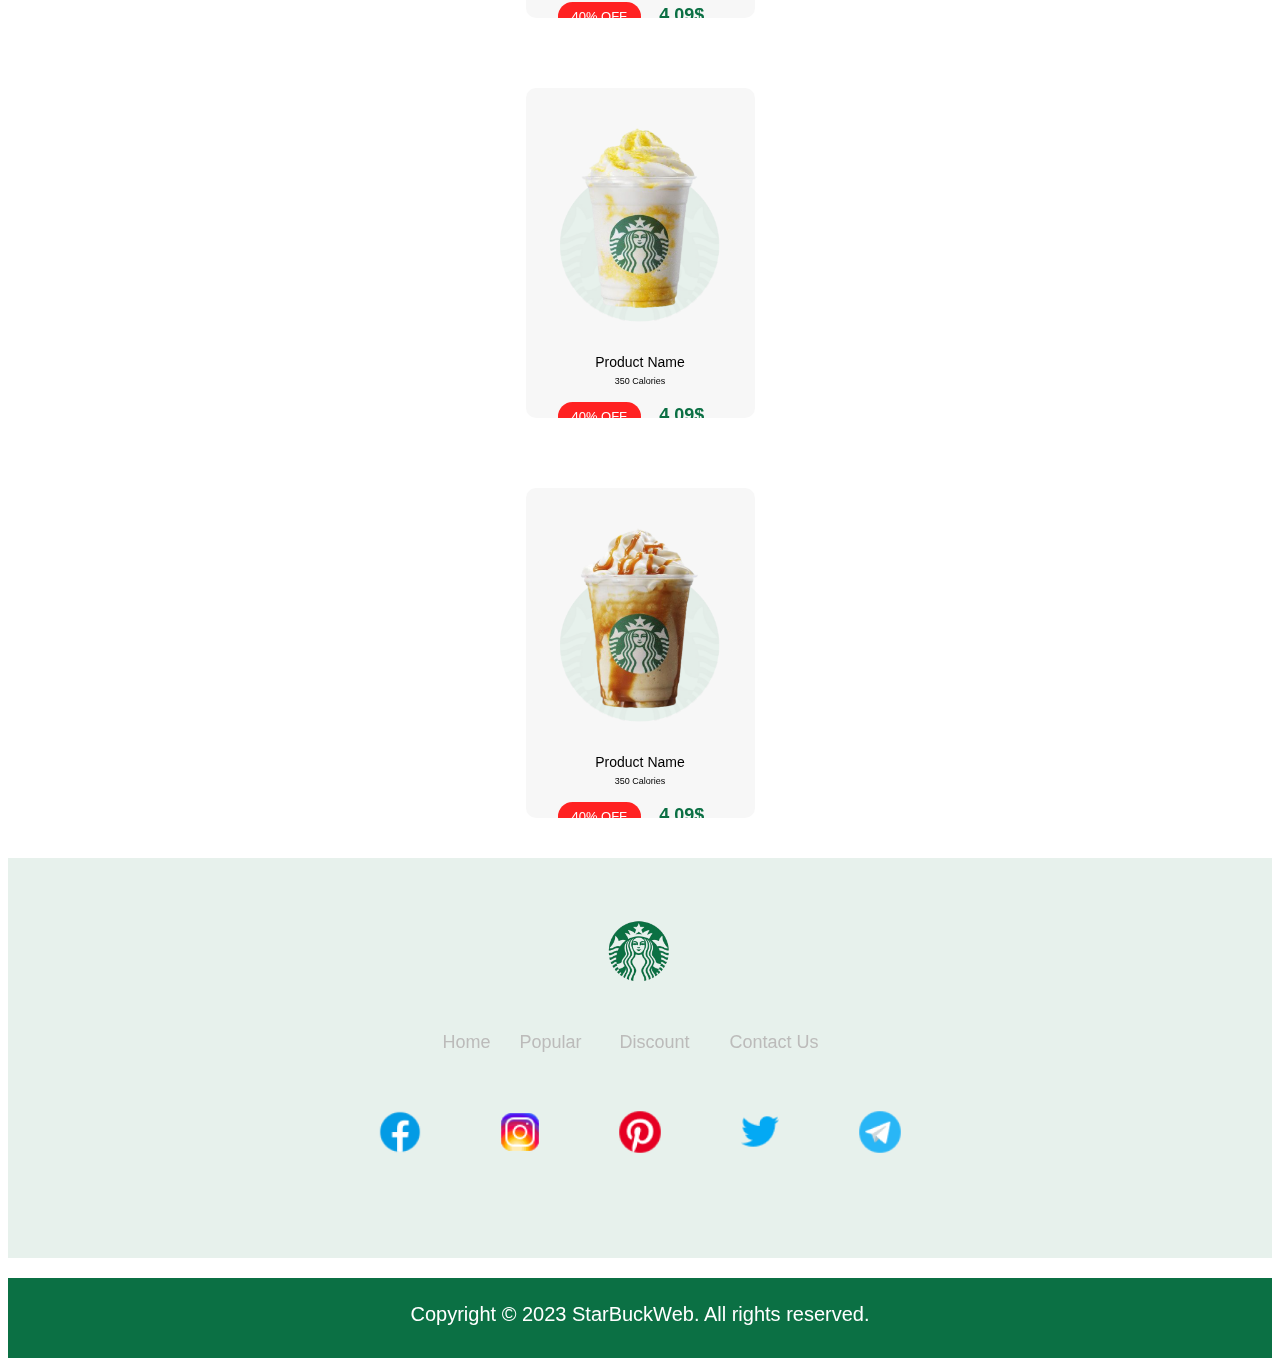
<file: web-assignment/frontend/pages/discount/discount.html>
<!DOCTYPE html>
<html lang="en">
  <head>
    <meta charset="UTF-8" />
    <meta name="viewport" content="width=device-width, initial-scale=1.0" />
    <!-- Add Bootstrap CSS  & font awesome & google font  --- start  --- -->
    <link
      rel="stylesheet"
      href="https://cdnjs.cloudflare.com/ajax/libs/font-awesome/6.4.2/css/all.min.css"
      integrity="sha512-z3gLpd7yknf1YoNbCzqRKc4qyor8gaKU1qmn+CShxbuBusANI9QpRohGBreCFkKxLhei6S9CQXFEbbKuqLg0DA=="
      crossorigin="anonymous"
      referrerpolicy="no-referrer"
    />
    <link
      rel="stylesheet"
      href="https://cdn.jsdelivr.net/npm/bootstrap@5.3.2/dist/css/bootstrap.min.css"
      rel="stylesheet"
      integrity="sha384-T3c6CoIi6uLrA9TneNEoa7RxnatzjcDSCmG1MXxSR1GAsXEV/Dwwykc2MPK8M2HN"
      crossorigin="anonymous"
    />
    <link
      rel="stylesheet"
      href="https://fonts.googleapis.com/css?family=Sofia"
    />
    <!--                          ---  end  ---                          -->
    <!-- import css for style Navbar -->
    <link rel="stylesheet" href="../../index.css" />
    <!-- import css for Page popular -->
    <link rel="stylesheet" href="./discount.css" />
    <!-- Set the favicon -->
    <link
      rel="icon"
      href="../../public/images/logo-starbuck.png"
      type="image/logo-icon"
    />
    <link
      rel="shortcut icon"
      href="../../public/images/logo-starbuck.png"
      type="image/x-icon"
    />
    <title>Page_Discount</title>
  </head>
  <body>
    <nav class="mainNav">
      <div class="container">
        <div class="navbar">
          <div>
            <!-- dropDown -->
            <div class="custom-dropdown">
              <button class="custom-btn" id="customDropdownButton">
                <i class="fa-solid fa-bars dropbtn"></i>
              </button>
              <div class="custom-dropdown-content" id="customDropdownContent">
                <a href="../../index.html">Home</a>
                <a class="actions" href="#">Discount</a>
                <a href="../popular/popular.html">Popular</a>
                <a href="../contact/contact.html">Contact_Us</a>
              </div>
            </div>
            <!-- link  -->
            <div class="linkNav">
              <a href="../../index.html">Home</a>
              <a class="active" href="#">Discount</a>
              <a href="../popular/popular.html">Popular</a>
              <a href="../contact/contact.html">Contact_Us</a>
            </div>
          </div>
          <div>
            <!-- Logo Navbar-->
            <div class="logoNav">
              <img
                src="../../public/images/logo-starbuck.png"
                width="85px"
                alt=""
              />
            </div>
          </div>
          <div>
            <!-- search -->
            <div class="searchNav">
              <form class="btnSearch">
                <input class="search" type="search" placeholder="Search" />
                <a href="#"
                  ><img
                    src="../../public/icons/search-icon.png"
                    width="21px"
                    alt=""
                /></a>
              </form>
              <div class="btnShop">
                <a href="#"
                  ><img
                    src="../../public/icons/shop-icon.png"
                    width="21px"
                    alt=""
                /></a>
              </div>
            </div>
          </div>
        </div>
      </div>
    </nav>
    <!-- slider product -->

    <section>
      <section>
        <div class="carousel">
          <div class="carousel-item">
            <div class="slide-main">
              <div class="slider-left-img">
                <img src="../../public/images/slid-starbuck1.png" alt="" />
              </div>
              <div class="slide-right-text">
                <div class="main-text">
                  <h1>
                    Caramel Frappuccino <br />
                    Blended Beverage
                  </h1>
                  <div class="text-discount">
                    <p>390 Calories</p>
                    <a class="button-discount">70% OFF</a>
                  </div>
                </div>
              </div>
            </div>
          </div>
          <div class="carousel-item">
            <div class="slide-main">
              <div class="slider-left-img">
                <img src="../../public/images/slid-starbuck2.png" alt="" />
              </div>
              <div class="slide-right-text">
                <div class="main-text">
                  <h1>
                    a blended coffee drink <br />
                    ypically made with coffee
                  </h1>
                  <div class="text-discount">
                    <p>290 Calories</p>
                    <a class="button-discount">40% OFF</a>
                  </div>
                </div>
              </div>
            </div>
          </div>
          <div class="carousel-item">
            <div class="slide-main">
              <div class="slider-left-img">
                <img src="../../public/images/slid-starbuck3.png" alt="" />
              </div>
              <div class="slide-right-text">
                <div class="main-text">
                  <h1>
                    espresso, milk, and ice. <br />
                    It is blended
                  </h1>
                  <div class="text-discount">
                    <p>350 Calories</p>
                    <a class="button-discount">50% OFF</a>
                  </div>
                </div>
              </div>
            </div>
          </div>
          <a class="button-other-now" href="../detail-products/detail-product.html">Other Now</a>
        </div>
      </section>
    </section>

    <!-- All Discount Product -->

    <section class="container" style="padding-top: 50px">
      <div class="container">
        <div class="discount-all-product">
          <h2>All Discount Products</h2>
          <div class="box-all-discount">
            <img
              class="vector-all-discount"
              src="../../public/images/vector-popular-products.png"
              alt="vector"
            />
          </div>
        </div>
      </div>

      <div class="row row-style-all-discount">
        <div class="col-sm-12 col-md-4 col-lg-3" style="padding-top: 30px">
          <div class="product-cart-all-discount">
            <a class="product-card-link-all-discount">
              <img
                class="cart-image-all-disocunt"
                src="../../public/images/dis-pop-starbuck1.png"
                alt="dis pop starbuck1"
              />
              <h3>Product Name</h3>
              <p>350 Calories</p>
              <div class="discount-tag">
                <div class="left">
                  <p class="all-dis">40% OFF</p>
                </div>
                <div class="right">
                  <p class="price-right">4.09$</p>
                </div>
              </div>
            </a>
          </div>
        </div>

        <div class="col-sm-12 col-md-4 col-lg-3" style="padding-top: 30px">
          <div class="product-cart-all-discount">
            <a class="product-card-link-all-discount">
              <img
                class="cart-image-all-disocunt"
                src="../../public/images/dis-pop-starbuck2.png"
                alt="dis pop starbuck1"
              />
              <h3>Product Name</h3>
              <p>350 Calories</p>
              <div class="discount-tag">
                <div class="left">
                  <p class="all-dis">40% OFF</p>
                </div>
                <div class="right">
                  <p class="price-right">4.09$</p>
                </div>
              </div>
            </a>
          </div>
        </div>

        <div class="col-sm-12 col-md-4 col-lg-3" style="padding-top: 30px">
          <div class="product-cart-all-discount">
            <a class="product-card-link-all-discount">
              <img
                class="cart-image-all-disocunt"
                src="../../public/images/dis-pop-starbuck3.png"
                alt="dis pop starbuck1"
              />
              <h3>Product Name</h3>
              <p>350 Calories</p>
              <div class="discount-tag">
                <div class="left">
                  <p class="all-dis">40% OFF</p>
                </div>
                <div class="right">
                  <p class="price-right">4.09$</p>
                </div>
              </div>
            </a>
          </div>
        </div>

        <div class="col-sm-12 col-md-4 col-lg-3" style="padding-top: 30px">
          <div class="product-cart-all-discount">
            <a class="product-card-link-all-discount">
              <img
                class="cart-image-all-disocunt"
                src="../../public/images/dis-pop-starbuck4.png"
                alt="dis pop starbuck1"
              />
              <h3>Product Name</h3>
              <p>350 Calories</p>
              <div class="discount-tag">
                <div class="left">
                  <p class="all-dis">40% OFF</p>
                </div>
                <div class="right">
                  <p class="price-right">4.09$</p>
                </div>
              </div>
            </a>
          </div>
        </div>

        <div class="col-sm-12 col-md-4 col-lg-3" style="padding-top: 30px">
          <div class="product-cart-all-discount">
            <a class="product-card-link-all-discount">
              <img
                class="cart-image-all-disocunt"
                src="../../public/images/dis-pop-starbuck5.png"
                alt="dis pop starbuck1"
              />
              <h3>Product Name</h3>
              <p>350 Calories</p>
              <div class="discount-tag">
                <div class="left">
                  <p class="all-dis">40% OFF</p>
                </div>
                <div class="right">
                  <p class="price-right">4.09$</p>
                </div>
              </div>
            </a>
          </div>
        </div>

        <div class="col-sm-12 col-md-4 col-lg-3" style="padding-top: 30px">
          <div class="product-cart-all-discount">
            <a class="product-card-link-all-discount">
              <img
                class="cart-image-all-disocunt"
                src="../../public/images/dis-pop-starbuck6.png"
                alt="dis pop starbuck1"
              />
              <h3>Product Name</h3>
              <p>350 Calories</p>
              <div class="discount-tag">
                <div class="left">
                  <p class="all-dis">40% OFF</p>
                </div>
                <div class="right">
                  <p class="price-right">4.09$</p>
                </div>
              </div>
            </a>
          </div>
        </div>

        <div class="col-sm-12 col-md-4 col-lg-3" style="padding-top: 30px">
          <div class="product-cart-all-discount">
            <a class="product-card-link-all-discount">
              <img
                class="cart-image-all-disocunt"
                src="../../public/images/dis-pop-starbuck7.png"
                alt="dis pop starbuck1"
              />
              <h3>Product Name</h3>
              <p>350 Calories</p>
              <div class="discount-tag">
                <div class="left">
                  <p class="all-dis">40% OFF</p>
                </div>
                <div class="right">
                  <p class="price-right">4.09$</p>
                </div>
              </div>
            </a>
          </div>
        </div>

        <div class="col-sm-12 col-md-4 col-lg-3" style="padding-top: 30px">
          <div class="product-cart-all-discount">
            <a class="product-card-link-all-discount">
              <img
                class="cart-image-all-disocunt"
                src="../../public/images/dis-pop-starbuck9.png"
                alt="dis pop starbuck1"
              />
              <h3>Product Name</h3>
              <p>350 Calories</p>
              <div class="discount-tag">
                <div class="left">
                  <p class="all-dis">40% OFF</p>
                </div>
                <div class="right">
                  <p class="price-right">4.09$</p>
                </div>
              </div>
            </a>
          </div>
        </div>
      </div>
    </section>

    <!-- ......................... -->
    <!-- FOOTER FEATURE -->
    <footer>
      <div class="footerMain">
        <div class="footerSub">
          <div class="frame">
            <img
              class="brand-logo"
              src="../../public/images/logo-starbuck.png"
            />
            <div class="div">
              <div class="div-2">
                <div class="shop"><div class="text-wrapper">Home</div></div>
                <div class="popular">
                  <div class="text-wrapper">Popular</div>
                </div>
                <div class="our-product">
                  <div class="text-wrapper">Discount</div>
                </div>
                <div class="contact-us">
                  <div class="text-wrapper">Contact Us</div>
                </div>
              </div>
              <div class="div-3">
                <img class="img" src="../../public/icons/facebook-icon.png" />
                <img class="img" src="../../public/icons/instagram-icon.png" />
                <img class="img" src="../../public/icons/pinterest-icon.png" />
                <img class="img" src="../../public/icons/twitter-icon.png" />
                <img class="img" src="../../public/icons/telegram-icon.png" />
              </div>
            </div>
          </div>
        </div>
      </div>
      <div class="text-footer">
        <p class="text-wrapper">
          Copyright © 2023 StarBuckWeb. All rights reserved.
        </p>
      </div>
    </footer>
    <!-- import javascript -->
    <script src="./discount.js"></script>
  </body>
</html>
</file>
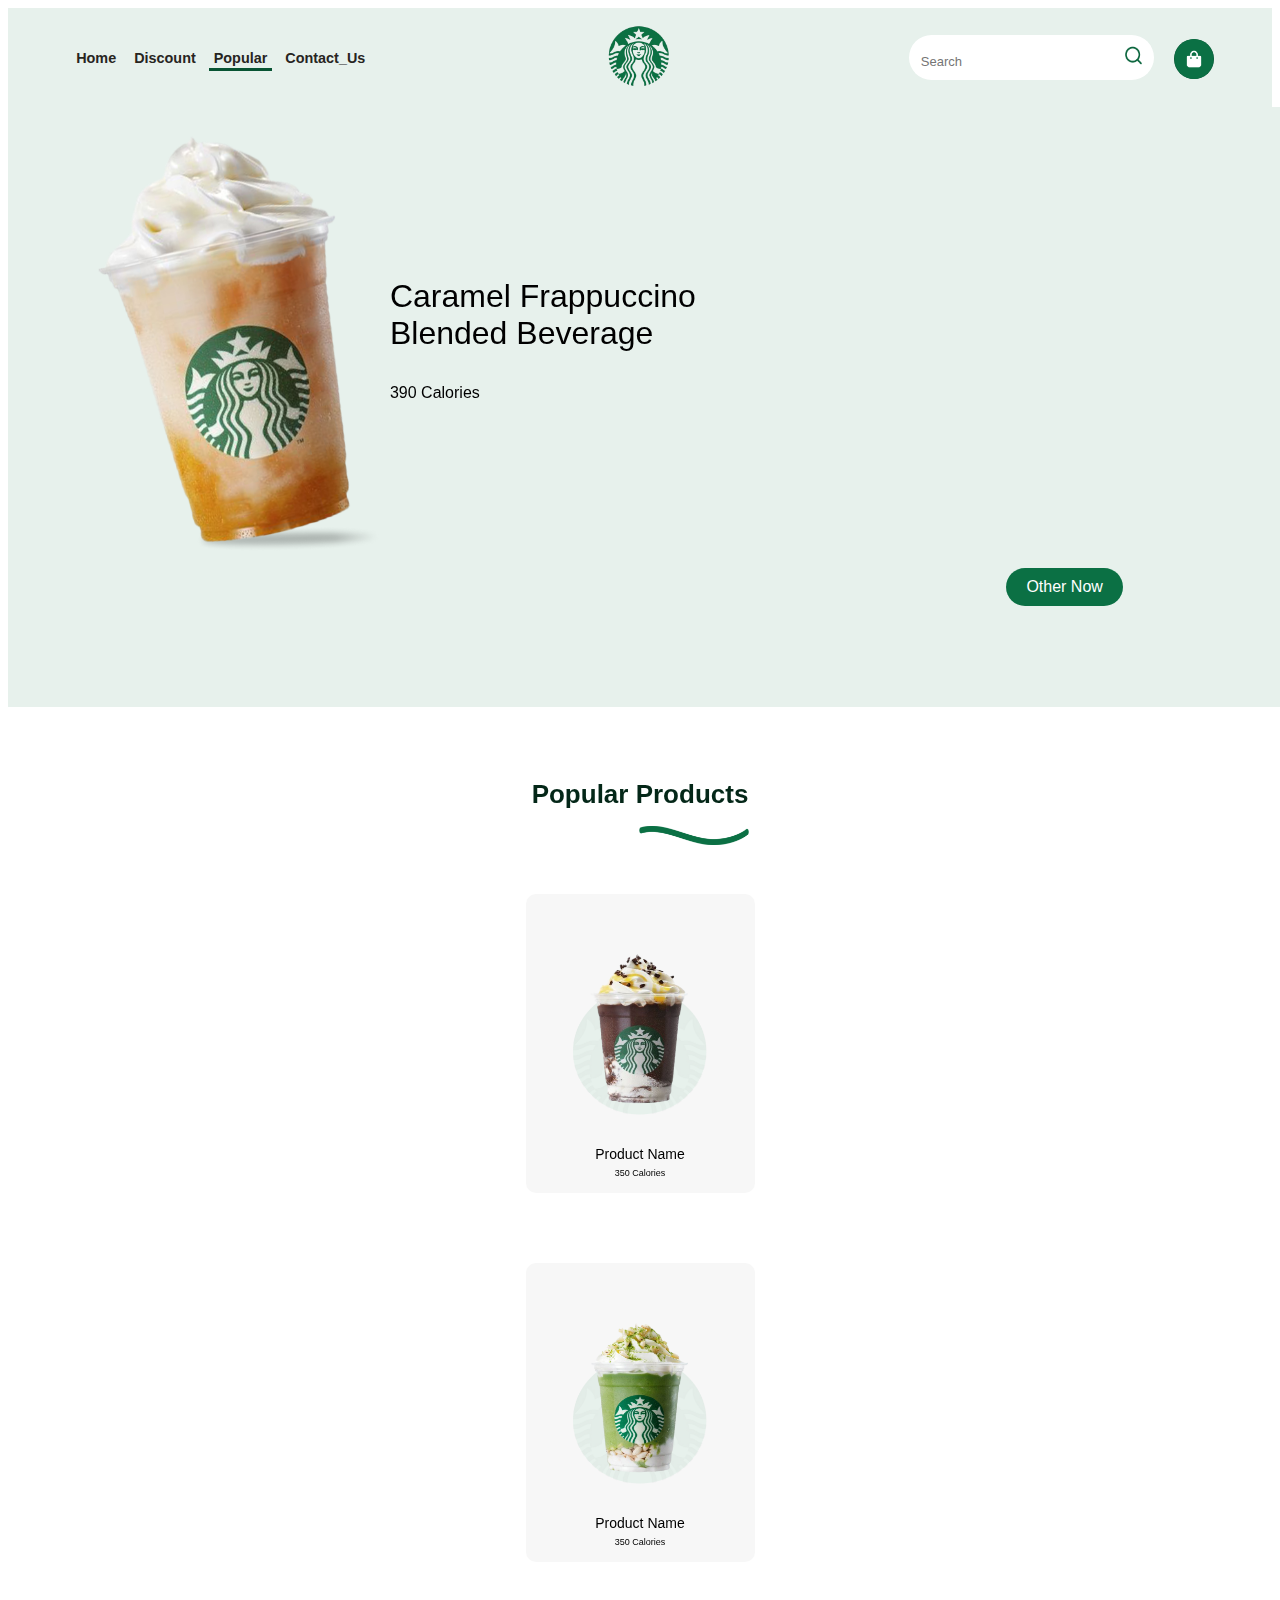
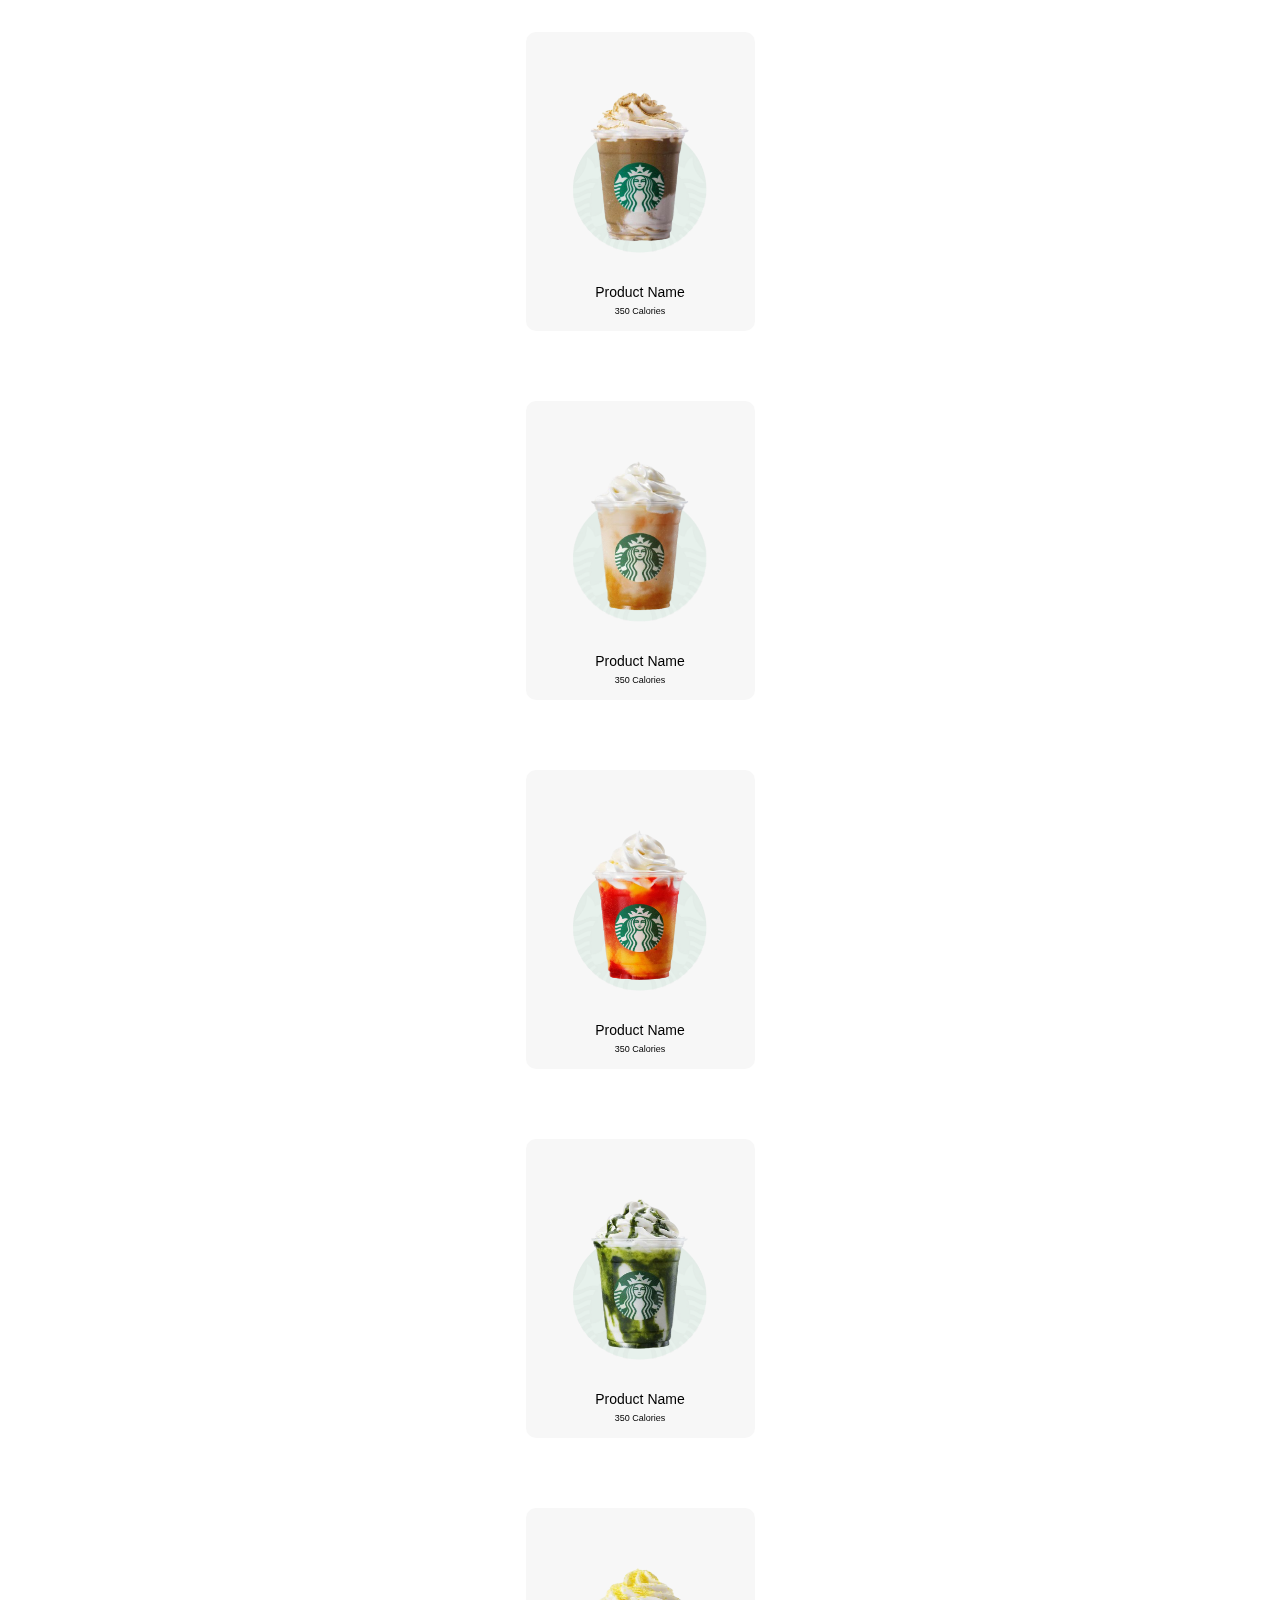
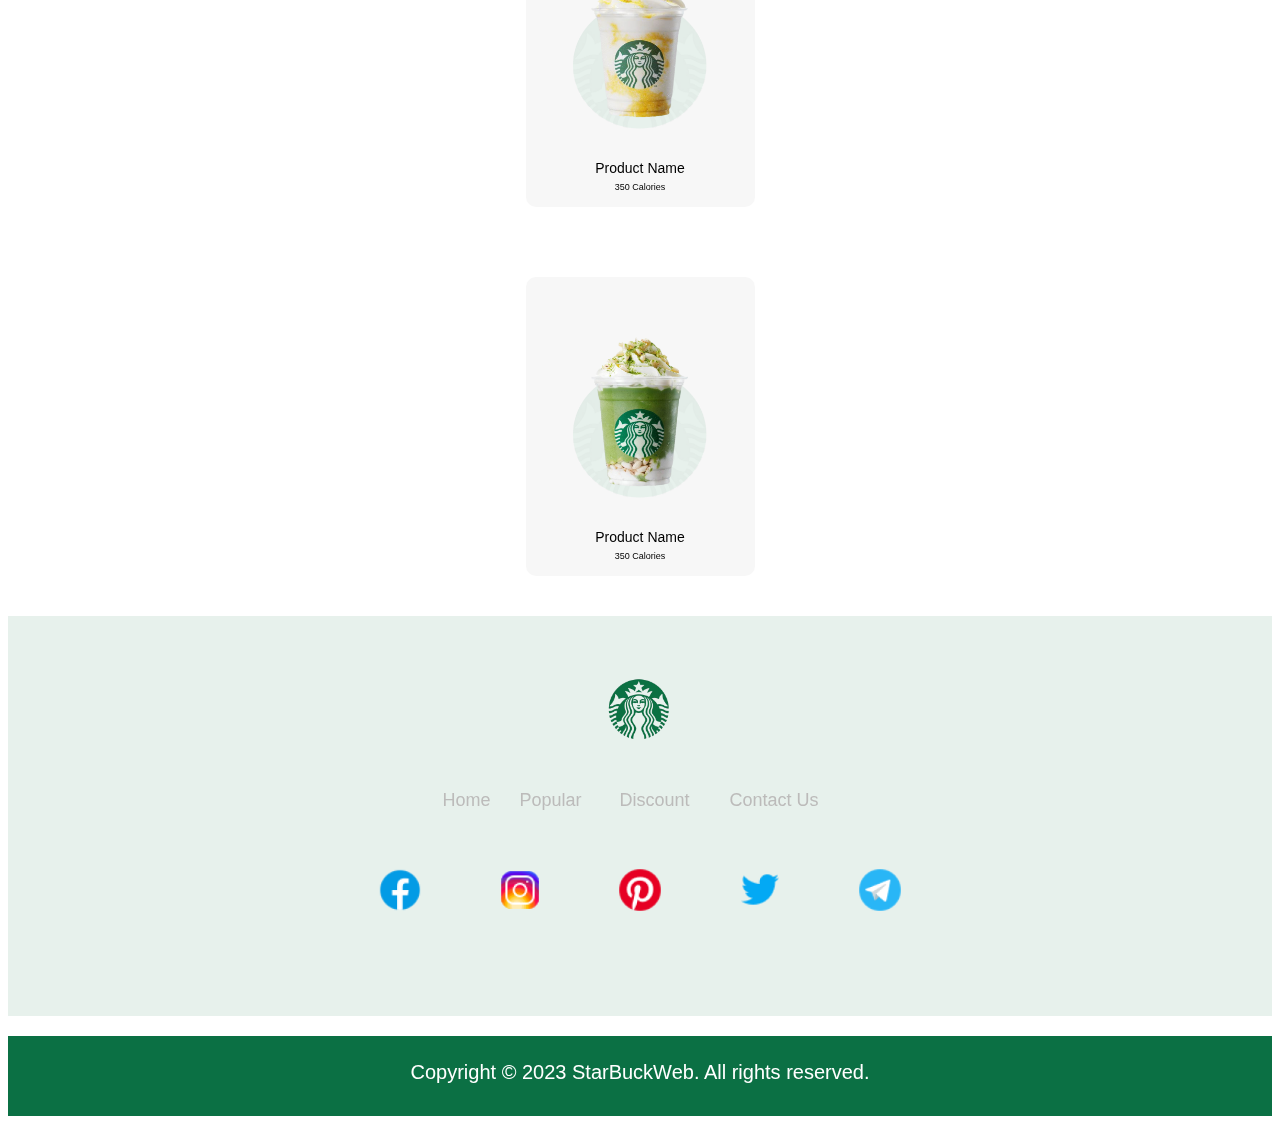
<file: web-assignment/frontend/pages/popular/popular.html>
<!DOCTYPE html>
<html lang="en">
  <head>
    <meta charset="UTF-8" />
    <meta name="viewport" content="width=device-width, initial-scale=1.0" />
    <!-- Add Bootstrap CSS  & font awesome & google font  --- start  --- -->
    <link
      rel="stylesheet"
      href="https://cdnjs.cloudflare.com/ajax/libs/font-awesome/6.4.2/css/all.min.css"
      integrity="sha512-z3gLpd7yknf1YoNbCzqRKc4qyor8gaKU1qmn+CShxbuBusANI9QpRohGBreCFkKxLhei6S9CQXFEbbKuqLg0DA=="
      crossorigin="anonymous"
      referrerpolicy="no-referrer"
    />
    <link
      rel="stylesheet"
      href="https://cdn.jsdelivr.net/npm/bootstrap@5.3.2/dist/css/bootstrap.min.css"
      rel="stylesheet"
      integrity="sha384-T3c6CoIi6uLrA9TneNEoa7RxnatzjcDSCmG1MXxSR1GAsXEV/Dwwykc2MPK8M2HN"
      crossorigin="anonymous"
    />
    <link
      rel="stylesheet"
      href="https://fonts.googleapis.com/css?family=Sofia"
    />
    <!--                          ---  end  ---                          -->
    <!-- import css for style Navbar -->
    <link rel="stylesheet" href="../../index.css" />
    <!-- import css for Page popular -->
    <link rel="stylesheet" href="./popular.css" />
    <!-- Set the favicon -->
    <link
      rel="icon"
      href="../../public/images/logo-starbuck.png"
      type="image/logo-icon"
    />
    <link
      rel="shortcut icon"
      href="../../public/images/logo-starbuck.png"
      type="image/x-icon"
    />
    <title>Page_Popular</title>
  </head>
  <body>
    <nav class="mainNav">
      <div class="container">
        <div class="navbar">
          <div>
            <!-- dropDown -->
            <div class="custom-dropdown">
              <button class="custom-btn" id="customDropdownButton">
                <i class="fa-solid fa-bars dropbtn"></i>
              </button>
              <div class="custom-dropdown-content" id="customDropdownContent">
                <a href="../../index.html">Home</a>
                <a href="../discount/discount.html">Discount</a>
                <a class="actions" href="#">Popular</a>
                <a href="../contact/contact.html">Contact_Us</a>
              </div>
            </div>
            <!-- link  -->
            <div class="linkNav">
              <a href="../../index.html">Home</a>
              <a href="../discount/discount.html">Discount</a>
              <a class="active" href="#">Popular</a>
              <a href="../contact/contact.html">Contact_Us</a>
            </div>
          </div>
          <div>
            <!-- Logo Navbar-->
            <div class="logoNav">
              <img
                src="../../public/images/logo-starbuck.png"
                width="85px"
                alt=""
              />
            </div>
          </div>
          <div>
            <!-- search -->
            <div class="searchNav">
              <form class="btnSearch">
                <input class="search" type="search" placeholder="Search" />
                <a href="#"
                  ><img
                    src="../../public/icons/search-icon.png"
                    width="21px"
                    alt=""
                /></a>
              </form>
              <div class="btnShop">
                <a href="#"
                  ><img
                    src="../../public/icons/shop-icon.png"
                    width="21px"
                    alt=""
                /></a>
              </div>
            </div>
          </div>
        </div>
      </div>
    </nav>
    <!-- slider product -->
    <section>
      <div class="carousel">
        <div class="carousel-item">
          <div class="slide-main">
            <div class="slider-left-img">
              <img src="../../public/images/slid-starbuck1.png" alt="" />
            </div>
            <div class="slide-right-text">
              <div class="main-text">
                <h1>
                  Caramel Frappuccino <br />
                  Blended Beverage
                </h1>
                <p>390 Calories</p>
              </div>
            </div>
          </div>
        </div>
        <div class="carousel-item">
          <div class="slide-main">
            <div class="slider-left-img">
              <img src="../../public/images/slid-starbuck2.png" alt="" />
            </div>
            <div class="slide-right-text">
              <div class="main-text">
                <h1 style="font-weight: bold">
                  a blended coffee drink <br />
                  ypically made with coffee
                </h1>
                <p>370 Calories</p>
              </div>
            </div>
          </div>
        </div>
        <div class="carousel-item">
          <div class="slide-main">
            <div class="slider-left-img">
              <img src="../../public/images/slid-starbuck3.png" alt="" />
            </div>
            <div class="slide-right-text">
              <div class="main-text">
                <h1>
                  espresso, milk, and ice. <br />
                  It is blended
                </h1>
                <p>350 Calories</p>
              </div>
            </div>
          </div>
        </div>
        <a class="button-other-now" href="../detail-products/detail-product.html">Other Now</a>
      </div>
    </section>

    <!-- All popular cart all -->
    <section class="container" style="padding-top: 50px">
      <div class="container">
        <div class="popular-products-all-product">
          <h2>Popular Products</h2>
          <div class="box-all-product">
            <img
              class="vector-all-product"
              src="../../public/images/vector-popular-products.png"
              alt="vector under Popular Products"
            />
          </div>
        </div>
      </div>
      <div class="row row-style-all-product">
        <div class="col-sm-12 col-md-4 col-lg-3" style="padding-top: 30px">
          <div class="product-card-all-product">
            <a class="product-card-link-all-product" href="">
              <!-- <div class="discount-all-product">
              <p class="discount-text-all-product">40% OFF</p>
            </div> -->
              <!-- <div class="heart-icon-all-product">
              <i class="far fa-heart like-btn"></i>
            </div> -->
              <img
                class="cart-image-all-product"
                src="../../public/images/dis-pop-starbuck1.png"
                alt="Starbucks Drink"
              />
              <h3>Product Name</h3>
              <p>350 Calories</p>
              <h4>7.90$</h4>
              <!-- <div class="add-to-cart-all-product">
              <i class="icon fa-solid fa-cart-shopping"></i>
            </div> -->
            </a>
          </div>
        </div>

        <div class="col-sm-12 col-md-4 col-lg-3" style="padding-top: 30px">
          <div class="product-card-all-product">
            <a class="product-card-link-all-product" href="">
              <!-- <div class="discount-all-product">
              <p class="discount-text-all-product">40% OFF</p>
            </div> -->
              <!-- <div class="heart-icon-all-product">
              <i class="far fa-heart like-btn"></i>
            </div> -->
              <img
                class="cart-image-all-product"
                src="../../public/images/dis-pop-starbuck2.png"
                alt="Starbucks Drink"
              />
              <h3>Product Name</h3>
              <p>350 Calories</p>
              <h4>7.90$</h4>
              <!-- <div class="add-to-cart-all-product">
              <i class="icon fa-solid fa-cart-shopping"></i>
            </div> -->
            </a>
          </div>
        </div>

        <div class="col-sm-12 col-md-4 col-lg-3" style="padding-top: 30px">
          <div class="product-card-all-product">
            <a class="product-card-link-all-product" href="">
              <!-- <div class="discount-all-product">
              <p class="discount-text-all-product">40% OFF</p>
            </div> -->
              <!-- <div class="heart-icon-all-product">
              <i class="far fa-heart like-btn"></i>
            </div> -->
              <img
                class="cart-image-all-product"
                src="../../public/images/dis-pop-starbuck3.png"
                alt="Starbucks Drink"
              />
              <h3>Product Name</h3>
              <p>350 Calories</p>
              <h4>7.90$</h4>
              <!-- <div class="add-to-cart-all-product">
              <i class="icon fa-solid fa-cart-shopping"></i>
            </div> -->
            </a>
          </div>
        </div>

        <div class="col-sm-12 col-md-4 col-lg-3" style="padding-top: 30px">
          <div class="product-card-all-product">
            <a class="product-card-link-all-product" href="">
              <!-- <div class="discount-all-product">
              <p class="discount-text-all-product">40% OFF</p>
            </div> -->
              <!-- <div class="heart-icon-all-product">
              <i class="far fa-heart like-btn"></i>
            </div> -->
              <img
                class="cart-image-all-product"
                src="../../public/images/dis-pop-starbuck4.png"
                alt="Starbucks Drink"
              />
              <h3>Product Name</h3>
              <p>350 Calories</p>
              <h4>7.90$</h4>
              <!-- <div class="add-to-cart-all-product">
              <i class="icon fa-solid fa-cart-shopping"></i>
            </div> -->
            </a>
          </div>
        </div>

        <div class="col-sm-12 col-md-4 col-lg-3" style="padding-top: 30px">
          <div class="product-card-all-product">
            <a class="product-card-link-all-product" href="">
              <!-- <div class="discount-all-product">
              <p class="discount-text-all-product">40% OFF</p>
            </div> -->
              <!-- <div class="heart-icon-all-product">
              <i class="far fa-heart like-btn"></i>
            </div> -->
              <img
                class="cart-image-all-product"
                src="../../public/images/dis-pop-starbuck5.png"
                alt="Starbucks Drink"
              />
              <h3>Product Name</h3>
              <p>350 Calories</p>
              <h4>7.90$</h4>
              <!-- <div class="add-to-cart-all-product">
              <i class="icon fa-solid fa-cart-shopping"></i>
            </div> -->
            </a>
          </div>
        </div>

        <div class="col-sm-12 col-md-4 col-lg-3" style="padding-top: 30px">
          <div class="product-card-all-product">
            <a class="product-card-link-all-product" href="">
              <!-- <div class="discount-all-product">
              <p class="discount-text-all-product">40% OFF</p>
            </div> -->
              <!-- <div class="heart-icon-all-product">
              <i class="far fa-heart like-btn"></i>
            </div> -->
              <img
                class="cart-image-all-product"
                src="../../public/images/dis-pop-starbuck6.png"
                alt="Starbucks Drink"
              />
              <h3>Product Name</h3>
              <p>350 Calories</p>
              <h4>7.90$</h4>
              <!-- <div class="add-to-cart-all-product">
              <i class="icon fa-solid fa-cart-shopping"></i>
            </div> -->
            </a>
          </div>
        </div>

        <div class="col-sm-12 col-md-4 col-lg-3" style="padding-top: 30px">
          <div class="product-card-all-product">
            <a class="product-card-link-all-product" href="">
              <!-- <div class="discount-all-product">
              <p class="discount-text-all-product">40% OFF</p>
            </div> -->
              <!-- <div class="heart-icon-all-product">
              <i class="far fa-heart like-btn"></i>
            </div> -->
              <img
                class="cart-image-all-product"
                src="../../public/images/dis-pop-starbuck7.png"
                alt="Starbucks Drink"
              />
              <h3>Product Name</h3>
              <p>350 Calories</p>
              <h4>7.90$</h4>
              <!-- <div class="add-to-cart-all-product">
              <i class="icon fa-solid fa-cart-shopping"></i>
            </div> -->
            </a>
          </div>
        </div>

        <div class="col-sm-12 col-md-4 col-lg-3" style="padding-top: 30px">
          <div class="product-card-all-product">
            <a class="product-card-link-all-product" href="">
              <!-- <div class="discount-all-product">
              <p class="discount-text-all-product">40% OFF</p>
            </div> -->
              <!-- <div class="heart-icon-all-product">
              <i class="far fa-heart like-btn"></i>
            </div> -->
              <img
                class="cart-image-all-product"
                src="../../public/images/dis-pop-starbuck8.png"
                alt="Starbucks Drink"
              />
              <h3>Product Name</h3>
              <p>350 Calories</p>
              <h4>7.90$</h4>
              <!-- <div class="add-to-cart-all-product">
              <i class="icon fa-solid fa-cart-shopping"></i>
            </div> -->
            </a>
          </div>
        </div>
      </div>
    </section>
    <!-- FOOTER FEATURE -->
    <footer>
      <div class="footerMain">
        <div class="footerSub">
          <div class="frame">
            <img
              class="brand-logo"
              src="../../public/images/logo-starbuck.png"
            />
            <div class="div">
              <div class="div-2">
                <div class="shop"><div class="text-wrapper">Home</div></div>
                <div class="popular">
                  <div class="text-wrapper">Popular</div>
                </div>
                <div class="our-product">
                  <div class="text-wrapper">Discount</div>
                </div>
                <div class="contact-us">
                  <div class="text-wrapper">Contact Us</div>
                </div>
              </div>
              <div class="div-3">
                <img class="img" src="../../public/icons/facebook-icon.png" />
                <img class="img" src="../../public/icons/instagram-icon.png" />
                <img class="img" src="../../public/icons/pinterest-icon.png" />
                <img class="img" src="../../public/icons/twitter-icon.png" />
                <img class="img" src="../../public/icons/telegram-icon.png" />
              </div>
            </div>
          </div>
        </div>
      </div>
      <div class="text-footer">
        <p class="text-wrapper">
          Copyright © 2023 StarBuckWeb. All rights reserved.
        </p>
      </div>
    </footer>
    <!-- import javascript -->
    <script src="./popular.js"></script>
  </body>
</html>
</file>
<file: preview-web/index.css>
:root {
  --main-font: "Poppins", sans-serif; /* Set your desired font stack */
  /* --colors-black-normal: #000000c9; Set your desired text color */
  /* --cc-1: #fff; Set your desired background color */
  /* --colors-green-dark: #0b7044; */
  /* --colors-green-light: #e7f1ec; */
  --cc-1: #fff;
  --colors-green-light: rgba(231, 241, 236, 1);
  --colors-green-light-hover: rgba(218, 234, 227, 1);
  --colors-green-light-active: rgba(179, 211, 197, 1);

  --colors-green-normal: rgba(11, 112, 68, 1);
  --colors-green-normal-hover: rgba(10, 101, 61, 1);
  --colors-green-normal-active: rgba(9, 90, 54, 1);

  --colors-green-dark: rgba(8, 84, 51, 1);
  --colors-green-dark-hover: rgba(7, 67, 41, 1);
  --colors-green-dark-active: rgba(5, 50, 31, 1);
  --colors-green-darker: rgba(4, 39, 24, 1);

  --colors-black-light: #e7f1ec;
  --colors-black-light-hover: rgba(223, 222, 221, 1);
  --colors-black-light-active: rgba(188, 187, 186, 1);

  --colors-black-normal: rgba(39, 37, 31, 1);
  --colors-black-normal-hover: rgba(35, 33, 28, 1);
  --colors-black-normal-active: rgba(31, 30, 25, 1);

  --colors-black-dark: rgba(29, 28, 23, 1);
  --colors-black-dark-hover: rgba(23, 22, 19, 1);
  --colors-black-dark-active: rgba(18, 17, 14, 1);
  --colors-black-darker: rgba(14, 13, 11, 1);

  --colors-white-light: rgba(255, 255, 255, 1);
  --colors-white-light-active: rgba(255, 255, 255, 1);
  --colors-white-normal: rgba(255, 255, 255, 1);
  --colors-white-light-hover: rgba(255, 255, 255, 1);
  --colors-white-normal-hover: rgba(230, 230, 230, 1);
  --colors-white-normal-active: rgba(204, 204, 204, 1);

  --colors-white-dark: rgba(191, 191, 191, 1);
  --colors-white-dark-hover: rgba(153, 153, 153, 1);
  --colors-white-dark-active: rgba(115, 115, 115, 1);
  --colors-white-darker: rgba(89, 89, 89, 1);

  --colors-card-background: #f7f7f7;
  --colors-card-hover: #e7f1ec;

  --eff-1: 0px 4px 20px 0px rgba(11, 112, 68, 0.7);
  --eff-2: 0px 4px 40px 0px rgba(11, 112, 68, 0.59);
  --eff-3: 10px 9px 15px 0px rgba(0, 0, 0, 0.1);
  --eff-4: 0px -7px 25px 0px rgba(0, 0, 0, 0.06);
  --eff-5: 20px 30px 25px 0px rgba(0, 0, 0, 0.15);
  --err: ;
  --eff-7: 47px 12px 109px 0px rgba(0, 0, 0, 0.31);
}
html {
  scroll-behavior: smooth;
}
:focus {
  outline: none;
}
* {
  font-family: var(--main-font);
  font-weight: normal;
}
/* section set global  */
section {
  margin: 0 auto;
  text-align: center;
  padding: 0;
  background-color: var(--colors-white-light);
}
a {
  text-decoration: none;
}
#scrollButton {
  display: none;
  position: fixed;
  bottom: 10px;
  right: 10px;
  padding: 8px;
  background-color: var(--colors-green-light-active);
  color: #fff;
  border: none;
  border-radius: 5px;
  cursor: pointer;
  z-index: 999;
}
.mainNav {
  background-color: var(--colors-green-light);
  position: sticky;
  z-index: 999;
  top: 0;
}

.dropdown {
  display: none;
}
.custom-dropdown {
  display: none;
  margin-left: -34px;
}

.navbar {
  display: flex;
  justify-content: space-between;
  align-items: center;
  padding: 5px 5%;
}
.linkNav {
  display: flex;
  align-items: center;
  justify-content: start;
  gap: 0.5rem;
  width: 300px;
}
.linkNav a {
  color: var(--colors-black-normal);
  font-style: normal;
  font-weight: 600;
  line-height: normal;
  font-size: 0.9rem;
  text-align: center;
  padding: 5px 5px;
  text-decoration: none;
  position: relative;
  font-family: var(--main-font);
}
.linkNav a::before {
  content: "";
  position: absolute;
  width: 0;
  height: 3px;
  bottom: 0;
  left: 0;
  background-color: var(--colors-green-dark);
  transition: width 0.2s ease; /* Smooth transition effect for the underline */
}
.linkNav a:hover::before,
.linkNav a.active::before {
  width: 100%; /* Apply the same underline effect for hover and active states */
}
.searchNav {
  display: flex;
  align-items: center;
  gap: 20px;
  width: 300px;
}
.btnSearch {
  padding: 10px;
  border: none;
  background-color: var(--colors-white-light);
  border-radius: 50px;
  font-size: 16px;
  font-weight: normal;
}
form input.search {
  width: 200px;
  border: unset;
  outline: none;
  font-size: small;
  font-family: var(--main-font);
  background-color: var(--colors-white-light);
}
.searchNav .btnShop {
  padding-bottom: 50px;
}
.searchNav .btnShop img {
  background-color: var(--colors-green-dark);
  color: var(--cc-1);
  display: flex;
  justify-content: center;
  align-items: center;
  width: 40px;
  height: 40px;
  border-radius: 100%;
  position: absolute;
  margin-top: 6px;
}
/*  main home page */
/* Add your existing styles here */
.main-home-page {
  width: 100%;
  height: 100%;
}
#slider-container {
  padding: 0;
  position: relative;
  overflow: hidden;
}

.slider {
  display: flex;
  transition: transform 0.5s ease-in-out;
}

.slide {
  min-width: 100%;
  box-sizing: border-box;
  display: flex;
  justify-content: center;
  align-items: center;
  text-align: start;
  padding: 4.8% 8%;
}

/* Add styles for navigation buttons and dots */
.slider-nav {
  position: absolute;
  top: 50%;
  width: 98%;
  display: flex;
  justify-content: space-between;
  transform: translateY(-50%);
}

#prevBtn,
#nextBtn {
  width: 45px;
  height: 45px;
  cursor: pointer;
  border-radius: 100%;
  background: var(--colors-green-light-active, #b3d3c5);
  color: white;
  border: none;
  display: inline-flex;
  margin: 1% 1%;
  justify-content: center;
  align-items: center;
  gap: 10px;
}
.main-dot {
  position: absolute;
  bottom: 10px;
  width: 100%;
  display: flex;
  justify-content: center;
}
.slider-dots {
  background-color: #d9d9d9;
  border-radius: 90px;
}

.dot {
  height: 10px;
  width: 10px;
  margin: 0 5px;
  background-color: #bbb;
  border-radius: 50%;
  display: inline-block;
  transition: left 2ms ease-in-out;
}

.dot.active {
  background-color: #717171;
}
.img-main-home-page {
  overflow: hidden;
  width: 50%;
}
.img-main-home-page img {
  width: 530px;
  height: 450px;
}
.text-main-home-page {
  width: 50%;
}
.text-main-home-page h5 {
  color: var(--colors-green-darker, #042718);
  font-size: 28px;
  font-style: normal;
  font-weight: 700;
  line-height: normal;
  padding: 2% 5px;
}
.text-main-home-page h6 {
  color: var(--colors-white-dark-active, #737373);
  font-size: 18px;
  font-style: normal;
  font-weight: 500;
  line-height: normal;
  padding: 1% 5px;
}
.text-main-home-page p {
  color: var(--colors-white-dark-active, #737373);
  font-size: 15px;
  font-style: normal;
  font-weight: 400;
  line-height: normal;
  padding: 1% 5px;
}
.btn-buy-now-slide {
  display: flex;
  width: 100px;
  height: 40px;
  padding: 5px 13px;
  justify-content: center;
  align-items: center;
  gap: 10px;
  background-color: var(--colors-green-normal);
  color: white;
  border-radius: 50px;
}

/* ============footer========== */
.footerMain {
  background-color: var(--colors-green-light);
  height: 400px;
}
.footerSub {
  display: flex;
  justify-content: center;
  align-items: center;
}
.frame {
  margin-top: 50px;
  display: inline-flex;
  flex-direction: column;
  align-items: center;
  gap: 2.5rem; /* 40px to rem */
  position: relative;
}

.frame .brand-logo {
  position: relative;
  width: 5.3125rem; /* 85px to rem */
  height: 5.3125rem; /* 85px to rem */
  mix-blend-mode: darken;
}

.frame .div {
  flex-direction: column;
  align-items: center;
  gap: 2.8125rem; /* 45px to rem */
  display: inline-flex;
  position: relative;
  flex: 0 0 auto;
}

.frame .div-2 {
  align-items: flex-start;
  gap: 1.875rem; /* 30px to rem */
  display: inline-flex;
  position: relative;
  flex: 0 0 auto;
}

.frame .shop {
  position: relative;
  width: 2.9375rem; /* 47px to rem */
  height: 1.8125rem; /* 29px to rem */
}

.frame .text-wrapper {
  position: absolute;
  top: -0.0625rem; /* -1px to rem */
  left: 0;
  font-family: "Poppins-Medium", Helvetica;
  font-weight: 500;
  color: var(--colors-black-light-active);
  font-size: 1.125rem; /* 18px to rem */
  letter-spacing: 0;
  line-height: normal;
}

.frame .popular {
  position: relative;
  width: 4.375rem; /* 70px to rem */
  height: 1.8125rem; /* 29px to rem */
}

.frame .our-product {
  position: relative;
  width: 5rem; /* 80px to rem */
  height: 1.8125rem; /* 29px to rem */
}

.frame .contact-us {
  position: relative;
  width: 6.75rem; /* 108px to rem */
  height: 1.8125rem; /* 29px to rem */
}

.frame .div-3 {
  align-items: center;
  gap: 4.375rem; /* 70px to rem */
  display: inline-flex;
  position: relative;
  flex: 0 0 auto;
}

.frame .img {
  position: relative;
  width: 3.125rem; /* 50px to rem */
  height: 3.125rem; /* 50px to rem */
  object-fit: cover;
}
.text-footer {
  height: 80px;
  background-color: var(--colors-green-normal);
}

.text-footer .text-wrapper {
  display: flex;
  justify-content: space-around;
  padding-top: 25px;
  font-weight: 400;
  color: #ffffff;
  font-size: 20px;
  letter-spacing: 0;
  line-height: normal;
}
/* google Map  */
.googleMapMain {
  height: 650px;
  width: 100%;
}
.googleMapMain .googleMap {
  height: 500px;
  width: 100%;
  padding: 10px 10%;
  border: 10px solid;
}
/* Detail Green Tea css */
.greenTeaDetail {
  padding: 10px 2%;
  height: 500px;
  width: 100%;
  display: flex;
  justify-content: space-between;
  margin: 4% 0px;
}
.text-title {
  padding: 2px 0px;
  gap: 5px;
}
.green-tea-img {
  width: 500px;
}
.green-tea-img img {
  width: 290px;
  height: 470px;
  flex-shrink: 0;
}
.text-green-tea {
  width: 650px;
  display: inline-flex;
  flex-direction: column;
  align-items: flex-start;
  gap: 55px;
}

.underline-price {
  font-weight: 500;
  color: var(--colors-white-dark-active);
  margin-top: 3px;
  font-size: 20px;
  letter-spacing: 0;
  line-height: normal;
  text-decoration: line-through;
}
/* use global */

.custom-btn-buy-now {
  display: flex;
  width: 100px;
  align-items: center;
  justify-content: center;
  gap: 10px;
  padding: 12px 20px;
  position: relative;
  background-color: var(--colors-green-normal);
  border-radius: 5px;
}

.custom-btn-buy-now .btn-buy-now-text {
  position: relative;
  width: fit-content;
  margin-top: -1px;
  font-family: "Poppins-Medium", Helvetica;
  font-weight: 500;
  color: var(--colors-white-light);
  font-size: 16px;
  letter-spacing: 0;
  line-height: normal;
}

.text-green-tea h1 {
  font-size: 60.1px;
  font-weight: 600;
  color: var(--colors-green-darker);
  letter-spacing: 0;
  line-height: normal;
}
.green-tea-text-p {
  text-align: start;
  width: 90%;
}
.text-green-tea .text-price {
  display: flex;
  gap: 10px;
}
.text-green-tea .green-tea-p-text {
  text-align: start;
}

/* .................Popular Products...................... */

.row-style {
  width: 80%;
  margin: 0 auto;
}
.popular-products {
  justify-content: center;
  text-align: center;
  margin: auto;
  padding-bottom: 20px;
  padding-top: 50px;
}
.popular-products h2 {
  font-size: 26px;
  font-weight: 600;
  color: var(--colors-green-darker);
}

.product-card {
  max-width: 209px;
  height: 279px;
  margin: auto;
  background-color: var(--colors-card-background);
  padding: 10px;
  text-align: center;
  justify-content: center;
  position: relative;
  overflow: hidden;
  border-radius: 10px;
}

.discount {
  position: absolute;
  top: 5px;
  left: -1px;
  background-color: #ff2222;
  color: white;
  padding: 0px 5px;
  margin-top: 10px;
  border-top-right-radius: 6px;
  border-bottom-right-radius: 6px;
}

.discount .discount-text {
  margin: 3px 0px;
  font-size: 10px;
}

.product-card .heart-icon {
  position: absolute;
  top: 10px;
  right: 10px;
  font-size: 14px;
  color: #0b7044;
  cursor: pointer;
  transition: color 0.2s;
}

.product-card .heart-icon.filled {
  color: red;
}

/* .favorite {
  position: absolute;
  top: 10px;
  right: 10px;
} */

.cart-image {
  width: 133.355px;
  height: 139.355px;
  padding: 20px;
  margin-top: 39px;
}

.product-card h3 {
  margin-top: 11%;
  font-size: 14px;
  font-weight: 400;
  text-align: left;
  font-family: "Poppins-Regular", Helvetica;
}
.product-card p {
  font-size: 9px;
  text-align: left;
  margin: -8px 0px 7px 0px;
  font-family: "Poppins-Regular", Helvetica;
}
.product-card h4 {
  font-size: 14px;
  text-align: left;
  font-weight: 600;
}

.product-card .icon {
  margin: 3px 5px 5px 4px;
  color: #fff;
  font-size: 11px;
}
.product-card .add-to-cart {
  position: absolute;
  top: 88%;
  right: -50px;
  transform: translateY(-50%);
  background-color: #0b7044;
  padding: 5px;
  opacity: 0;
  border-radius: 50%;
  width: 35px;
  height: 35px;
  transition: all 0.2s ease-in-out;
}

.product-card:hover img {
  transform: scale(1.1);
}
.product-card:hover .add-to-cart {
  opacity: 1;
  right: 10px;
}
.product-card:hover {
  background-color: var(--colors-card-hover);
}

/* Small screen for phone and Ipad */
@media (min-width: 375px) and (max-width: 767.98px) {
  .product-card .add-to-cart {
    position: absolute;
    bottom: 0;
    right: 0;
  }
  .product-card .add-to-cart {
    opacity: 1;
    right: 10px;
  }
}

@media (min-width: 768px) and (max-width: 1025px) {
  .product-card .add-to-cart {
    position: absolute;
    bottom: 0;
    right: 0;
  }
  .product-card .add-to-cart {
    opacity: 1;
    right: 10px;
  }
}

/* /////// */

/* See morer button */
.button {
  text-align: center;
  padding: 18px 0 20px 0;
}
.button-seemore {
  background-color: #04aa6d; /* Green */
  border: none;
  border-radius: 31px;
  color: white;
  padding: 5px 18px;
  text-align: center;
  text-decoration: none;
  display: inline-block;
  font-size: 18px;
}

.box {
  height: 13px;
  position: relative;
  width: 100%;
  bottom: 0;
}
.box .vector {
  width: 110px;
  height: 19px;
  margin-top: -35px;
  margin-left: 107px;
  font-family: "Poppins-Bold", Helvetica;
  font-weight: 700;
}

.box_discount {
  width: 177px;
  height: 13px;
  position: relative;
  width: 100%;
  bottom: 0;
}

.box_discount .vector_discount {
  width: 110px;
  height: 19px;
  margin-top: -35px;
  margin-left: 120px;
  font-family: "Poppins-Bold", Helvetica;
  font-weight: 700;
}
/* ................................ */

@media (min-width: 768px) and (max-width: 991.98px) {
  .row-style {
    width: 80%;
    margin: 0 auto;
  }
}

.product-card-link {
  color: inherit; /* this makes the link color the same as the text color */
  text-decoration: none; /* this removes the underline */
}
/* ................................ */

/* Get in touch with Us */

.info-text {
  font-family: "Poppins-Regular", Helvetica;
  font-size: 40px;
  font-weight: bold;
  color: var(--colors-green-dark-active);
}

.contact-text-info {
  font-family: "Poppins-Regular", Helvetica;
  font-weight: bold;
  margin: 10px;
  padding-bottom: 25px;
}
.background {
  width: 100%;
  background: linear-gradient(
    90deg,
    var(--colors-green-light) 70%,
    var(--colors-green-normal) 30%
  );
  height: 650px;
}
@media (max-width: 480px) {
  .background {
    width: 100%;
    background: var(--colors-green-light);
    height: auto;
  }
}

.form-container {
  background-color: var(--colors-green-light);
  padding: 30px;
  margin: 50px auto;
  width: 80%;
  padding: 12px 20px;
  height: 500px;
  border: none;
  text-align: left;
}
.form-container .form-style {
  width: 100%;
}

.form-container .form-group {
  margin-bottom: 5%;
  width: 100%;
  
}
input[type="text"],
input[type="email"],
textarea {
  background-color: var(--colors-green-light); /* Light gray background */
  border: none;
  border-bottom: 2px solid gray;
  resize: none;
}

#message:focus {
  outline: none;
}
#email:focus {
  outline: none;
}
#name:focus {
  outline: none;
}

input[type="submit"] {
  width: 100%;
  background-color: var(--colors-green-normal);
  color: white;
  padding: 14px 20px;
  margin: 8px 0;
  border: none;
  border-radius: 4px;
  cursor: pointer;
}


.contact-container {
  position: relative;
  background-color: var(--colors-green-dark-active);
  padding: 30px;
  margin: 65px auto;
  width: 80%;
  height: 350px;
  color: #fff;
  text-align: left;
}
.contact-container .info-style {
  display: flex;
  align-items: center;
  margin: 10px;
}
.info-text-style {
  margin-left: 10px;
}

.icon-info {
  margin-bottom: 16px;
}

.contact-container .small-box {
  position: absolute;
  top: -18px;
  left: -21px;
  width: 45px;
  height: 45px;
  background: var(--colors-green-normal);
}

/* ...................................... */

@media (min-width: 768px) and (max-width: 991.98px) {
  .dropdown {
    display: none;
  }
  .navbar {
    padding: 10px 4%;
    max-width: auto;
  }
  .linkNav {
    gap: 0.2rem;
  }
  .linkNav a {
    font-size: 0.7rem;
  }
  .logoNav {
    display: none;
  }
  .btnSearch {
    padding: 8px;
    font-size: 0.7rem;
  }
  form input.search {
    width: 170px;
    font-size: small;
  }
  .searchNav .btnShop {
    padding-bottom: 50px;
  }
  .searchNav .btnShop img {
    margin-top: 5px;
    width: 40px;
    height: 40px;
  }
  /* ============footer========== */
  .footerMain {
    background-color: var(--colors-green-light);
    height: 300px;
  }

  .text-footer {
    height: 65px;
    background-color: var(--colors-green-normal);
  }

  .text-footer .text-wrapper {
    font-size: 15px;
  }
  /* google Map  */
  .googleMapMain {
    height: 450px;
    width: 100%;
  }
  .googleMapMain .googleMap {
    height: 350px;
    width: 100%;
    padding: 10px 10%;
    border: 10px solid;
  }

  /* Detail Green Tea css */
  .greenTeaDetail {
    height: 600px;
    width: 100%;
    display: flex;
    justify-content: space-between;
    margin: 4% 0px;
  }
  .green-tea-img {
    width: 400px;
    padding-top: 10px;
    padding-right: 100px;
    margin-right: 0%;
  }
  .text-green-tea {
    width: 600px;
    gap: 30px;
  }

  .underline-price {
    font-weight: 500;
    color: var(--colors-white-dark-active);
    margin-top: 3px;
    font-size: 16px;
  }
  /* use global */
  .green-tea-text-p {
    text-align: start;
    font-size: 15px;
  }

  .custom-btn-buy-now {
    width: 100px;
    gap: 10px;
    padding: 12px 20px;
    background-color: var(--colors-green-normal);
    border-radius: 5px;
  }

  .custom-btn-buy-now .btn-buy-now-text {
    margin-top: -1px;
    font-weight: 500;
    color: var(--colors-white-light);
    font-size: 16px;
  }

  .text-green-tea h1 {
    font-size: 41.1px;
    font-weight: 600;
    color: var(--colors-green-darker);
    letter-spacing: 0;
  }

  .text-green-tea .text-price {
    display: flex;
    gap: 10px;
  }

  .img-main-home-page img {
    width: 350px;
    height: 320px;
    object-fit: cover;
  }
  .text-main-home-page h1 {
    color: var(--colors-green-darker, #042718);
    font-size: 18px;
  }
  .text-main-home-page h6 {
    color: var(--colors-white-dark-active, #737373);
    font-size: 15px;
  }
  .text-main-home-page p {
    color: var(--colors-white-dark-active, #737373);
    font-size: 10px;
  }
}
@media (min-width: 320px) and (max-width: 767.98px) {
  .popular-products .vector {
    display: none;
  }
  .popular-products .vector_discount{
    display: none;
  }
  .background{
    height: auto;
  }

  .info-text{
    margin-top: -70px;
  }

  .navbar {
    padding: 10px 10%;
    justify-content: space-around;
  }
  .linkNav {
    display: none;
  }
  .logoNav {
    display: none;
  }
  .btnSearch {
    padding: 8px;
    font-size: 0.7rem;
  }
  form input.search {
    width: 100px;
    font-size: small;
  }
  .searchNav {
    width: 150px;
    gap: 7px;
  }
  .searchNav .btnShop {
    padding-bottom: 43px;
  }
  .searchNav .btnShop img {
    margin-top: 5px;
    width: 35px;
    height: 35px;
  }
  .custom-dropdown {
    position: relative;
    display: inline-block;
  }
  .custom-btn {
    background-color: var(--colors-green-dark);
    color: var(--cc-1);
    border: none;
    padding: 6px 10px;
    cursor: pointer;
    transition: background-color 0.3s; /* Add a smooth transition on background color */
  }

  .custom-dropdown-content {
    display: none;
    position: absolute;
    background-color: var(--cc-1);
    min-width: 160px;
    box-shadow: 0px 8px 16px 0px rgba(0, 0, 0, 0.2);
    z-index: 1;
    opacity: 0; /* Initially, set opacity to 0 */
    transform: translateY(-10px); /* Move it up slightly to hide */
    transition: opacity 0.3s, transform 0.3s; /* Add smooth transition on opacity and transform */
  }

  .custom-dropdown-content a {
    color: var(--colors-black-normal);
    padding: 12px 16px;
    text-decoration: none;
    display: block;
  }
  .custom-dropdown-content .actions {
    background-color: var(--colors-green-light);
    color: var(--colors-green-dark);
  }

  .custom-dropdown-content a:hover {
    background-color: var(--colors-green-light);
    color: var(--colors-green-dark);
  }

  .custom-dropdown:hover .custom-btn {
    background-color: #0000003e; /* Change the background color when hovering on the dropdown */
  }

  .custom-dropdown:hover .custom-dropdown-content {
    display: block;
    opacity: 1; /* Fade in the content */
    transform: translateY(0); /* Move it back to its original position */
  }
  /* ============footer========== */
  footerMain {
    background-color: var(--colors-green-light);
    height: 300px;
  }
  .text-footer {
    height: 40px;
    background-color: var(--colors-green-normal);
  }

  .text-footer .text-wrapper {
    padding-top: 12px;
    font-size: 10px;
  }
  .frame .text-wrapper {
    left: 1.5rem;
    font-size: 0.9rem; /* 18px to rem */
  }
  .frame .div-3 {
    gap: 1rem; /* 70px to rem */
  }
  .frame .img {
    width: 2.5; /* 50px to rem */
    height: 2.5; /* 50px to rem */
  }
  .frame .div-2 {
    gap: 1rem; /* 30px to rem */
  }
  /* google Map  */
  .googleMapMain {
    height: 400px;
    width: 100%;
  }
  .googleMapMain .googleMap {
    height: 350px;
    width: 100%;
    padding: 10px 10%;
    border: 10px solid;
  }
  /* Detail Green Tea css */
  .greenTeaDetail {
    height: 900px;
    width: 100%;
    display: flex;
    flex-direction: column;
    justify-content: center;
    align-items: center;
    text-align: center;
    margin: 4% 0px;
  }
  .green-tea-img {
    width: 250px;
  }
  .green-tea-img img {
    width: 250px;
    height: 400px;
  }
  .text-green-tea {
    margin: 0 auto;
    width: 300px;
    gap: 10px;
  }
  .underline-price {
    font-size: 16px;
  }
  /* use global */

  .custom-btn-buy-now {
    gap: 10px;
    padding: 12px 20px;
    background-color: var(--colors-green-normal);
    border-radius: 5px;
    margin: 0 auto;
  }

  .custom-btn-buy-now .btn-buy-now-text {
    margin-top: -1px;
    color: var(--colors-white-light);
    font-size: 16px;
  }

  .text-green-tea h1 {
    font-size: 30.1px;
    margin: 0 auto;
    font-weight: 600;
    color: var(--colors-green-darker);
    letter-spacing: 0;
    line-height: normal;
  }
  .text-green-tea .text-price {
    display: flex;
    flex-direction: column;
    margin: 0 auto;
    gap: 10px;
  }
  .text-green-tea .green-tea-text-p {
    font-size: 12px;
    text-align: center;
    margin: 0 auto;
  }
  .revert-green-tea2 {
    display: flex;
    flex-direction: column-reverse;
  }
  .text-title {
    margin: 0 auto;
  }
  .slide {
    display: flex;
    flex-direction: column-reverse;
  }
  .img-main-home-page {
    margin: 0 auto;
    width: 120%;
    height: 100%;
    padding: 2% 0%;
  }

  .img-main-home-page img {
    width: 368px;
    height: 340px;
    object-fit: contain;
  }
  .text-main-home-page {
    width: 100%;
  }
  .text-main-home-page h1 {
    color: var(--colors-green-darker, #042718);
    font-size: 25px;
    text-align: center;
  }
  .text-main-home-page h6 {
    color: var(--colors-white-dark-active, #737373);
    font-size: 15px;
    text-align: center;
  }
  .text-main-home-page p {
    color: var(--colors-white-dark-active, #737373);
    font-size: 10px;
    text-align: center;
    padding: 10px 5%;
  }
  .btn-buy-now-slide {
    margin: 0 auto;
  }
  .slider-nav {
    display: none;
  }
  .main-dot {
    display: none;
  }
}
</file>
<file: preview-web/detail-product.css>
/* globals color and font */
:root {
  --main-font: "Poppins", sans-serif; /* Set your desired font stack */

  --cc-1: #fff;
  --colors-green-light: rgba(231, 241, 236, 1);
  --colors-green-light-hover: rgba(218, 234, 227, 1);
  --colors-green-light-active: rgba(179, 211, 197, 1);

  --colors-green-normal: rgba(11, 112, 68, 1);
  --colors-green-normal-hover: rgba(10, 101, 61, 1);
  --colors-green-normal-active: rgba(9, 90, 54, 1);

  --colors-green-dark: rgba(8, 84, 51, 1);
  --colors-green-dark-hover: rgba(7, 67, 41, 1);
  --colors-green-dark-active: rgba(5, 50, 31, 1);
  --colors-green-darker: rgba(4, 39, 24, 1);

  --colors-black-light: #e7f1ec;
  --colors-black-light-hover: rgba(223, 222, 221, 1);
  --colors-black-light-active: rgba(188, 187, 186, 1);

  --colors-black-normal: rgba(39, 37, 31, 1);
  --colors-black-normal-hover: rgba(35, 33, 28, 1);
  --colors-black-normal-active: rgba(31, 30, 25, 1);

  --colors-black-dark: rgba(29, 28, 23, 1);
  --colors-black-dark-hover: rgba(23, 22, 19, 1);
  --colors-black-dark-active: rgba(18, 17, 14, 1);
  --colors-black-darker: rgba(14, 13, 11, 1);

  --colors-white-light: rgba(255, 255, 255, 1);
  --colors-white-light-active: rgba(255, 255, 255, 1);
  --colors-white-normal: rgba(255, 255, 255, 1);
  --colors-white-light-hover: rgba(255, 255, 255, 1);
  --colors-white-normal-hover: rgba(230, 230, 230, 1);
  --colors-white-normal-active: rgba(204, 204, 204, 1);

  --colors-white-dark: rgba(191, 191, 191, 1);
  --colors-white-dark-hover: rgba(153, 153, 153, 1);
  --colors-white-dark-active: rgba(115, 115, 115, 1);
  --colors-white-darker: rgba(89, 89, 89, 1);

  --eff-1: 0px 4px 20px 0px rgba(11, 112, 68, 0.7);
  --eff-2: 0px 4px 40px 0px rgba(11, 112, 68, 0.59);
  --eff-3: 10px 9px 15px 0px rgba(0, 0, 0, 0.1);
  --eff-4: 0px -7px 25px 0px rgba(0, 0, 0, 0.06);
  --eff-5: 20px 30px 25px 0px rgba(0, 0, 0, 0.15);
  --err: ;
  --eff-7: 47px 12px 109px 0px rgba(0, 0, 0, 0.31);
}
html {
  scroll-behavior: smooth;
}
section {
  background-color: var(--colors-green-light);
  margin: 0;
  padding: 0;
}
.detail-main {
  width: 100%;
  height: 100%;
  display: flex;
  justify-content: space-between;
  height: 600px;
}
.img-size {
  display: flex;
}
.right-text {
  width: 40%;
  text-align: start;
  padding-top: 65px;
}
.right-text p {
  font-size: 25px;
}
.right-text h1 {
  font-size: 33px;
}

.left-img {
  width: 50%;
  /* background-color: red; */
}
.left-img img {
  width: 450.016px;
  height: 580px;
}

.btn-add-to-card {
  color: white;
  padding: 15px 25px;
  border-radius: 3px;
  background: var(--colors-green-normal, #0b7044);
  box-shadow: 0px 4px 23.1px 0px rgba(11, 112, 68, 0.33);
}
.text-price-count {
  width: 400px;
  height: 100px;
  display: flex;
  justify-content: space-around;
  font-size: 30px;
}
.text-price {
  padding-top: 14px;
  display: flex;
  justify-content: center;
  align-items: center;
}
.qty {
  display: flex;
  justify-content: space-around;
  align-items: center;
  width: 300px;
}
.qty .minus {
  width: 50px;
  height: 50px;
  display: flex;
  justify-content: center;
  align-items: center;
  cursor: pointer;
  background-color: var(--colors-green-normal);
  color: #fff;
  border: 1px solid #333;
  padding: 5px 5px;
  border-radius: 50%;
  user-select: none;
}
.count {
  width: 150px;
  height: 60px;
  text-align: center;
  border: 1px solid #333;
  padding: 10px 10px;
  border-radius: 23.642px;
  border: 0.876px solid var(--colors-green-normal, #0b7044);
  background: var(--colors-green-light, #e7f1ec);
}

.set-img-size {
  padding-left: 51px;
  width: 230px;
  height: 150px;
  display: flex;
  justify-content: center;
  align-items: center;
}
.img-size-small {
  max-width: fit-content;
  padding: 10px 6%;
}
.small-img {
  padding: 11px 17px;
  border-radius: 50%;
  /* background-color: red; */
}
.small-text {
  text-align: center;
  color: var(--colors-green-darker, #042718);
  font-size: medium;
  font-weight: bold;
}
.selected .small-img {
  background-color: var(--colors-green-light-hover);
  border: 2px solid var(--colors-green-normal);
}
@media (min-width: 768px) and (max-width: 991.98px) {
  .right-text p {
    font-size: 20px;
  }
  .right-text h1 {
    font-size: 25px;
  }
  .left-img {
    padding-top: 80px;
  }

  .left-img img {
    width: 350.016px;
    height: 480px;
  }

  .btn-add-to-card {
    color: white;
    padding: 10px 20px;
  }
  .text-price-count {
    width: 350px;
    height: 90px;
    font-size: 20px;
  }
  .text-price {
    padding-top: 24px;
  }
  .qty {
    display: flex;
    justify-content: space-around;
    align-items: center;
    width: 250px;
  }

  .count {
    width: 136px;
    height: 50px;
    text-align: center;
    border: 1px solid #333;
    padding: 10px 10px;
    border-radius: 23.642px;
    border: 0.876px solid var(--colors-green-normal, #0b7044);
    background: var(--colors-green-light, #e7f1ec);
  }

  .set-img-size {
    padding-left: 0px;
    width: 380px;
    height: 150px;
    display: flex;
    justify-content: center;
    align-items: center;
  }
  .img-size-small {
    max-width: fit-content;
    padding: 10px 5%;
  }
  .small-img {
    padding: 11px 17px;
    border-radius: 50%;
    /* background-color: red; */
  }
  .small-text {
    text-align: center;
    color: var(--colors-green-darker, #042718);
    font-family: Poppins;
    font-size: medium;
    font-weight: bold;
  }
  .selected .small-img {
    background-color: var(--colors-green-light-hover);
    border: 2px solid var(--colors-green-normal);
  }
}

@media (min-width: 320px) and (max-width: 767.98px) {
  .detail-main {
    width: 100%;
    height: 100%;
    display: flex;
    flex-direction: column;
    height: 950px;
  }
  .img-size {
    display: flex;
  }
  .right-text {
    width: 100%;
    text-align: center;

    padding-top: 65px;
  }
  .right-text p {
    font-size: 25px;
  }
  .right-text h1 {
    font-size: 33px;
  }

  .left-img {
    width: 100%;
    /* background-color: red; */
  }
  .left-img img {
    width: 300.016px;
    height: 400px;
  }

  .btn-add-to-card {
    color: white;
    padding: 10px 20px;
  }
  .text-price-count {
    width: 300px;
    height: 100px;
    display: flex;
    flex-direction: column;
    font-size: 30px;
    margin: 0 auto;
  }
  .text-price {
    padding-top: 14px;
    display: flex;
    justify-content: center;
    align-items: center;
  }
  .qty {
    display: flex;
    justify-content: space-around;
    align-items: center;
    width: 300px;
  }
  .qty .minus {
    width: 45px;
    height: 45px;
    display: flex;
    justify-content: center;
    align-items: center;
    cursor: pointer;
    background-color: var(--colors-green-normal);
    color: #fff;
    border: 1px solid #333;
    padding: 5px 5px;
    border-radius: 50%;
    user-select: none;
  }
  .count {
    width: 150px;
    height: 60px;
    text-align: center;
    border: 1px solid #333;
    padding: 10px 10px;
    border-radius: 23.642px;
    border: 0.876px solid var(--colors-green-normal, #0b7044);
    background: var(--colors-green-light, #e7f1ec);
  }

  .set-img-size {
    padding-left: 0px;
    /* background-color: green; */
    width: 300px;
    height: 150px;
    margin: 0 auto;
  }
  .img-size-small {
    max-width: fit-content;
    padding: 10px 10%;
  }
  .small-img {
    padding: 11px 17px;
    border-radius: 50%;
    /* background-color: red; */
  }
  .small-text {
    text-align: center;
    color: var(--colors-green-darker, #042718);
    font-family: Poppins;
    font-size: medium;
    font-weight: bold;
  }
  .selected .small-img {
    background-color: var(--colors-green-light-hover);
    border: 2px solid var(--colors-green-normal);
  }
}
</file>
<file: preview-web/discount.css>
/* globals color and font */
:root {
  --main-font: "Poppins", sans-serif; /* Set your desired font stack */

  --cc-1: #fff;
  --colors-green-light: rgba(231, 241, 236, 1);
  --colors-green-light-hover: rgba(218, 234, 227, 1);
  --colors-green-light-active: rgba(179, 211, 197, 1);

  --colors-green-normal: rgba(11, 112, 68, 1);
  --colors-green-normal-hover: rgba(10, 101, 61, 1);
  --colors-green-normal-active: rgba(9, 90, 54, 1);

  --colors-green-dark: rgba(8, 84, 51, 1);
  --colors-green-dark-hover: rgba(7, 67, 41, 1);
  --colors-green-dark-active: rgba(5, 50, 31, 1);
  --colors-green-darker: rgba(4, 39, 24, 1);

  --colors-black-light: #e7f1ec;
  --colors-black-light-hover: rgba(223, 222, 221, 1);
  --colors-black-light-active: rgba(188, 187, 186, 1);

  --colors-black-normal: rgba(39, 37, 31, 1);
  --colors-black-normal-hover: rgba(35, 33, 28, 1);
  --colors-black-normal-active: rgba(31, 30, 25, 1);

  --colors-black-dark: rgba(29, 28, 23, 1);
  --colors-black-dark-hover: rgba(23, 22, 19, 1);
  --colors-black-dark-active: rgba(18, 17, 14, 1);
  --colors-black-darker: rgba(14, 13, 11, 1);

  --colors-white-light: rgba(255, 255, 255, 1);
  --colors-white-light-active: rgba(255, 255, 255, 1);
  --colors-white-normal: rgba(255, 255, 255, 1);
  --colors-white-light-hover: rgba(255, 255, 255, 1);
  --colors-white-normal-hover: rgba(230, 230, 230, 1);
  --colors-white-normal-active: rgba(204, 204, 204, 1);

  --colors-white-dark: rgba(191, 191, 191, 1);
  --colors-white-dark-hover: rgba(153, 153, 153, 1);
  --colors-white-dark-active: rgba(115, 115, 115, 1);
  --colors-white-darker: rgba(89, 89, 89, 1);

  --eff-1: 0px 4px 20px 0px rgba(11, 112, 68, 0.7);
  --eff-2: 0px 4px 40px 0px rgba(11, 112, 68, 0.59);
  --eff-3: 10px 9px 15px 0px rgba(0, 0, 0, 0.1);
  --eff-4: 0px -7px 25px 0px rgba(0, 0, 0, 0.06);
  --eff-5: 20px 30px 25px 0px rgba(0, 0, 0, 0.15);
  --err: ;
  --eff-7: 47px 12px 109px 0px rgba(0, 0, 0, 0.31);
}
html {
  scroll-behavior: smooth;
}
section {
  margin: 0;
  padding: 0;
}
.slide-main {
  background-color: var(--colors-green-light);
  display: flex;
  height: 600px;
  padding: 10px 5%;
}
.slider-left-img {
  width: 50%;
}
.slider-left-img img {
  width: 330.016px;
  height: 455.293px;
  flex-shrink: 0;
}
.slide-right-text {
  display: flex;
  justify-content: start;
  padding-top: 150px;
}
.main-text {
  text-align: start;
}
.main-text p {
  padding-top: 10px;
}
.carousel {
  /* background-color: var(--colors-green-light); */
  position: relative;
  width: 100vw;
  height: 600px;
  overflow: hidden;
}
.carousel-item {
  position: absolute;
  width: 100%;
  height: 100%;
  display: flex;
  justify-content: space-between;
  align-items: center;
  top: 0;
  left: 100%;
  background-color: #fff;
  border-radius: 10px;
  overflow: hidden;
  /* transition: left 5s ease-in; */
}

.carousel-item.active {
  left: 0;
}
.button-other-now {
  position: absolute;
  top: 80%;
  left: 78%;
  transform: translateY(-50%);
  padding: 10px 20px;
  background-color: var(--colors-green-normal);
  color: white;
  border: none;
  border-radius: 57px;
  cursor: pointer;
}
.text-discount {
  display: flex;
  gap: 15px;
  width: 240px;
}
.button-discount {
  display: flex;
  padding: 10px 20px;
  justify-content: center;
  border-radius: 30px;
  align-items: center;
  font-size: medium;
  gap: 10px;
  background-color: #f22;
  color: white;
}

@media (min-width: 768px) and (max-width: 992px) {
  .slide-main {
    display: flex;
    height: 500px;
    padding: 10px 5%;
  }
  .slider-left-img img {
    width: 280.016px;
    height: 400.293px;
  }
  .slide-right-text {
    padding-top: 140px;
  }
  .slide-right-text h1 {
    font-size: 30px;
  }
}
@media (min-width: 320px) and (max-width: 767.98px) {
  .slide-main {
    display: flex;
    flex-direction: column;
    height: 700px;
  }
  .slider-left-img {
    width: 100%;
  }
  .slider-left-img img {
    margin: 0 auto;
    width: 250.016px;
    height: 360.293px;
  }
  .slide-right-text {
    margin: 0 auto;
    padding-top: 20px;
  }
  .main-text {
    text-align: center;
  }
  .button-other-now {
    position: absolute;
    top: 7%;
    left: 64%;
    transform: translateY(-50%);
    padding: 10px 20px;
    background-color: var(--colors-green-normal);
    color: white;
    border: none;
    border-radius: 57px;
    cursor: pointer;
  }
  .text-discount {
    margin: 0 auto;
    display: flex;
    justify-content: space-around;
  }

  .button-discount {
    display: flex;
    padding: 4px 15px;
    border-radius: 30px;
    font-size: small;
    gap: 7px;
  }
}

/* Discount all style */

.discount-all-product {
  justify-content: center;
  text-align: center;
  margin: auto;
  padding-bottom: 20px;
}

.box-all-discount {
  height: 13px;
  position: relative;
  width: 100%;
  bottom: 0;
}
.box-all-discount .vector-all-discount {
  width: 125px;
  height: 18px;
  margin-top: -35px;
  margin-left: 178px;
  font-family: "Poppins-Bold", Helvetica;
  font-weight: 700;
}

.row-style-all-discount {
  width: 80%;
  margin: 0 auto;
}

.product-cart-all-discount {
  max-width: 209px;
  height: 310px;
  margin: 0px auto 40px;
  background-color: var(--colors-card-background);
  padding: 10px;
  text-align: center;
  justify-content: center;
  position: relative;
  overflow: hidden;
  border-radius: 10px;
}

.product-cart-all-discount h3 {
  margin-top: 11%;
  font-size: 14px;
  font-weight: 400;
  font-family: "Poppins-Regular", Helvetica;
}
.product-cart-all-discount p {
  font-size: 9px;
  margin: -8px 0px 7px 0px;
  font-family: "Poppins-Regular", Helvetica;
}
/* .product-cart-all-discount h4 {
  font-family: "Poppins-Regular", Helvetica;
  font-size: 16px;
  font-weight: bold;
  color: var(--colors-green-normal);
} */

.product-card-link-all-discount {
  color: inherit; 
  text-decoration: none;
}

.cart-image-all-disocunt {
  width: 160.355px;
  height: 194.355px;
  padding: 20px;
  margin-top: 10px;
  margin-bottom: -15px;
}

.discount-tag {
  justify-content: center;
  display: flex;
}

.discount-tag .left {
  background-color: #FF2222;
  border-radius: 35px;
  color: white;
  flex: 1;
  text-align: center;
  margin: 9px 0px 10px 22px;
}

.discount-tag .all-dis {
  margin: 7px 0px;
  font-size: 13px;
}

.discount-tag .right {
  
  color: var(--colors-green-normal);
  flex: 1;
  padding: 10px;
  text-align: center;
  
}

.discount-tag .price-right {
  margin: 2px 22px 0px 0px;
  font-size: 18px;
  font-weight: bold;
}

/* ----------------- */

/* discount small screen  */
@media (min-width: 320px) and (max-width: 767.98px) {
  .discount-all-product .vector-all-discount {
    display: none;
  }
}
</file>
<file: web-assignment/frontend/index.css>
:root {
  --main-font: "Poppins", sans-serif; /* Set your desired font stack */
  /* --colors-black-normal: #000000c9; Set your desired text color */
  /* --cc-1: #fff; Set your desired background color */
  /* --colors-green-dark: #0b7044; */
  /* --colors-green-light: #e7f1ec; */
  --cc-1: #fff;
  --colors-green-light: rgba(231, 241, 236, 1);
  --colors-green-light-hover: rgba(218, 234, 227, 1);
  --colors-green-light-active: rgba(179, 211, 197, 1);

  --colors-green-normal: rgba(11, 112, 68, 1);
  --colors-green-normal-hover: rgba(10, 101, 61, 1);
  --colors-green-normal-active: rgba(9, 90, 54, 1);

  --colors-green-dark: rgba(8, 84, 51, 1);
  --colors-green-dark-hover: rgba(7, 67, 41, 1);
  --colors-green-dark-active: rgba(5, 50, 31, 1);
  --colors-green-darker: rgba(4, 39, 24, 1);

  --colors-black-light: #e7f1ec;
  --colors-black-light-hover: rgba(223, 222, 221, 1);
  --colors-black-light-active: rgba(188, 187, 186, 1);

  --colors-black-normal: rgba(39, 37, 31, 1);
  --colors-black-normal-hover: rgba(35, 33, 28, 1);
  --colors-black-normal-active: rgba(31, 30, 25, 1);

  --colors-black-dark: rgba(29, 28, 23, 1);
  --colors-black-dark-hover: rgba(23, 22, 19, 1);
  --colors-black-dark-active: rgba(18, 17, 14, 1);
  --colors-black-darker: rgba(14, 13, 11, 1);

  --colors-white-light: rgba(255, 255, 255, 1);
  --colors-white-light-active: rgba(255, 255, 255, 1);
  --colors-white-normal: rgba(255, 255, 255, 1);
  --colors-white-light-hover: rgba(255, 255, 255, 1);
  --colors-white-normal-hover: rgba(230, 230, 230, 1);
  --colors-white-normal-active: rgba(204, 204, 204, 1);

  --colors-white-dark: rgba(191, 191, 191, 1);
  --colors-white-dark-hover: rgba(153, 153, 153, 1);
  --colors-white-dark-active: rgba(115, 115, 115, 1);
  --colors-white-darker: rgba(89, 89, 89, 1);

  --colors-card-background: #f7f7f7;
  --colors-card-hover: #e7f1ec;

  --eff-1: 0px 4px 20px 0px rgba(11, 112, 68, 0.7);
  --eff-2: 0px 4px 40px 0px rgba(11, 112, 68, 0.59);
  --eff-3: 10px 9px 15px 0px rgba(0, 0, 0, 0.1);
  --eff-4: 0px -7px 25px 0px rgba(0, 0, 0, 0.06);
  --eff-5: 20px 30px 25px 0px rgba(0, 0, 0, 0.15);
  --err: ;
  --eff-7: 47px 12px 109px 0px rgba(0, 0, 0, 0.31);
}
html {
  scroll-behavior: smooth;
}
:focus {
  outline: none;
}
* {
  font-family: var(--main-font);
  font-weight: normal;
}
/* section set global  */
section {
  margin: 0 auto;
  text-align: center;
  padding: 0;
  background-color: var(--colors-white-light);
}
a {
  text-decoration: none;
}
#scrollButton {
  display: none;
  position: fixed;
  bottom: 10px;
  right: 10px;
  padding: 8px;
  background-color: var(--colors-green-light-active);
  color: #fff;
  border: none;
  border-radius: 5px;
  cursor: pointer;
  z-index: 999;
}
.mainNav {
  background-color: var(--colors-green-light);
  position: sticky;
  z-index: 999;
  top: 0;
}

.dropdown {
  display: none;
}
.custom-dropdown {
  display: none;
  margin-left: -34px;
}

.navbar {
  display: flex;
  justify-content: space-between;
  align-items: center;
  padding: 5px 5%;
}
.linkNav {
  display: flex;
  align-items: center;
  justify-content: start;
  gap: 0.5rem;
  width: 300px;
}
.linkNav a {
  color: var(--colors-black-normal);
  font-style: normal;
  font-weight: 600;
  line-height: normal;
  font-size: 0.9rem;
  text-align: center;
  padding: 5px 5px;
  text-decoration: none;
  position: relative;
  font-family: var(--main-font);
}
.linkNav a::before {
  content: "";
  position: absolute;
  width: 0;
  height: 3px;
  bottom: 0;
  left: 0;
  background-color: var(--colors-green-dark);
  transition: width 0.2s ease; /* Smooth transition effect for the underline */
}
.linkNav a:hover::before,
.linkNav a.active::before {
  width: 100%; /* Apply the same underline effect for hover and active states */
}
.searchNav {
  display: flex;
  align-items: center;
  gap: 20px;
  width: 300px;
}
.btnSearch {
  padding: 10px;
  border: none;
  background-color: var(--colors-white-light);
  border-radius: 50px;
  font-size: 16px;
  font-weight: normal;
}
form input.search {
  width: 200px;
  border: unset;
  outline: none;
  font-size: small;
  font-family: var(--main-font);
}
.searchNav .btnShop {
  padding-bottom: 50px;
}
.searchNav .btnShop img {
  background-color: var(--colors-green-dark);
  color: var(--cc-1);
  display: flex;
  justify-content: center;
  align-items: center;
  width: 40px;
  height: 40px;
  border-radius: 100%;
  position: absolute;
  margin-top: 6px;
}
/*  main home page */
/* Add your existing styles here */
.main-home-page {
  width: 100%;
  height: 100%;
}
#slider-container {
  padding: 0;
  position: relative;
  overflow: hidden;
}

.slider {
  display: flex;
  transition: transform 0.5s ease-in-out;
}

.slide {
  min-width: 100%;
  box-sizing: border-box;
  display: flex;
  justify-content: center;
  align-items: center;
  text-align: start;
  padding: 4.8% 8%;
}

/* Add styles for navigation buttons and dots */
.slider-nav {
  position: absolute;
  top: 50%;
  width: 98%;
  display: flex;
  justify-content: space-between;
  transform: translateY(-50%);
}

#prevBtn,
#nextBtn {
  width: 45px;
  height: 45px;
  cursor: pointer;
  border-radius: 100%;
  background: var(--colors-green-light-active, #b3d3c5);
  color: white;
  border: none;
  display: inline-flex;
  margin: 1% 1%;
  justify-content: center;
  align-items: center;
  gap: 10px;
}
.main-dot {
  position: absolute;
  bottom: 10px;
  width: 100%;
  display: flex;
  justify-content: center;
}
.slider-dots {
  background-color: #d9d9d9;
  border-radius: 90px;
}

.dot {
  height: 10px;
  width: 10px;
  margin: 0 5px;
  background-color: #bbb;
  border-radius: 50%;
  display: inline-block;
  transition: left 2ms ease-in-out;
}

.dot.active {
  background-color: #717171;
}
.img-main-home-page {
  overflow: hidden;
  width: 50%;
}
.img-main-home-page img {
  width: 530px;
  height: 450px;
}
.text-main-home-page {
  width: 50%;
}
.text-main-home-page h5 {
  color: var(--colors-green-darker, #042718);
  font-size: 28px;
  font-style: normal;
  font-weight: 700;
  line-height: normal;
  padding: 2% 5px;
}
.text-main-home-page h6 {
  color: var(--colors-white-dark-active, #737373);
  font-size: 18px;
  font-style: normal;
  font-weight: 500;
  line-height: normal;
  padding: 1% 5px;
}
.text-main-home-page p {
  color: var(--colors-white-dark-active, #737373);
  font-size: 15px;
  font-style: normal;
  font-weight: 400;
  line-height: normal;
  padding: 1% 5px;
}
.btn-buy-now-slide {
  display: flex;
  width: 100px;
  height: 40px;
  padding: 5px 13px;
  justify-content: center;
  align-items: center;
  gap: 10px;
  background-color: var(--colors-green-normal);
  color: white;
  border-radius: 50px;
}

/* ============footer========== */
.footerMain {
  background-color: var(--colors-green-light);
  height: 400px;
}
.footerSub {
  display: flex;
  justify-content: center;
  align-items: center;
}
.frame {
  margin-top: 50px;
  display: inline-flex;
  flex-direction: column;
  align-items: center;
  gap: 2.5rem; /* 40px to rem */
  position: relative;
}

.frame .brand-logo {
  position: relative;
  width: 5.3125rem; /* 85px to rem */
  height: 5.3125rem; /* 85px to rem */
  mix-blend-mode: darken;
}

.frame .div {
  flex-direction: column;
  align-items: center;
  gap: 2.8125rem; /* 45px to rem */
  display: inline-flex;
  position: relative;
  flex: 0 0 auto;
}

.frame .div-2 {
  align-items: flex-start;
  gap: 1.875rem; /* 30px to rem */
  display: inline-flex;
  position: relative;
  flex: 0 0 auto;
}

.frame .shop {
  position: relative;
  width: 2.9375rem; /* 47px to rem */
  height: 1.8125rem; /* 29px to rem */
}

.frame .text-wrapper {
  position: absolute;
  top: -0.0625rem; /* -1px to rem */
  left: 0;
  font-family: "Poppins-Medium", Helvetica;
  font-weight: 500;
  color: var(--colors-black-light-active);
  font-size: 1.125rem; /* 18px to rem */
  letter-spacing: 0;
  line-height: normal;
}

.frame .popular {
  position: relative;
  width: 4.375rem; /* 70px to rem */
  height: 1.8125rem; /* 29px to rem */
}

.frame .our-product {
  position: relative;
  width: 5rem; /* 80px to rem */
  height: 1.8125rem; /* 29px to rem */
}

.frame .contact-us {
  position: relative;
  width: 6.75rem; /* 108px to rem */
  height: 1.8125rem; /* 29px to rem */
}

.frame .div-3 {
  align-items: center;
  gap: 4.375rem; /* 70px to rem */
  display: inline-flex;
  position: relative;
  flex: 0 0 auto;
}

.frame .img {
  position: relative;
  width: 3.125rem; /* 50px to rem */
  height: 3.125rem; /* 50px to rem */
  object-fit: cover;
}
.text-footer {
  height: 80px;
  background-color: var(--colors-green-normal);
}

.text-footer .text-wrapper {
  display: flex;
  justify-content: space-around;
  padding-top: 25px;
  font-weight: 400;
  color: #ffffff;
  font-size: 20px;
  letter-spacing: 0;
  line-height: normal;
}
/* google Map  */
.googleMapMain {
  height: 650px;
  width: 100%;
}
.googleMapMain .googleMap {
  height: 500px;
  width: 100%;
  padding: 10px 10%;
  border: 10px solid;
}
/* Detail Green Tea css */
.greenTeaDetail {
  padding: 10px 2%;
  height: 500px;
  width: 100%;
  display: flex;
  justify-content: space-between;
  margin: 4% 0px;
}
.text-title {
  padding: 2px 0px;
  gap: 5px;
}
.green-tea-img {
  width: 500px;
}
.green-tea-img img {
  width: 290px;
  height: 470px;
  flex-shrink: 0;
}
.text-green-tea {
  width: 650px;
  display: inline-flex;
  flex-direction: column;
  align-items: flex-start;
  gap: 55px;
}

.underline-price {
  font-weight: 500;
  color: var(--colors-white-dark-active);
  margin-top: 3px;
  font-size: 20px;
  letter-spacing: 0;
  line-height: normal;
  text-decoration: line-through;
}
/* use global */

.custom-btn-buy-now {
  display: flex;
  width: 100px;
  align-items: center;
  justify-content: center;
  gap: 10px;
  padding: 12px 20px;
  position: relative;
  background-color: var(--colors-green-normal);
  border-radius: 5px;
}

.custom-btn-buy-now .btn-buy-now-text {
  position: relative;
  width: fit-content;
  margin-top: -1px;
  font-family: "Poppins-Medium", Helvetica;
  font-weight: 500;
  color: var(--colors-white-light);
  font-size: 16px;
  letter-spacing: 0;
  line-height: normal;
}

.text-green-tea h1 {
  font-size: 60.1px;
  font-weight: 600;
  color: var(--colors-green-darker);
  letter-spacing: 0;
  line-height: normal;
}
.green-tea-text-p {
  text-align: start;
  width: 90%;
}
.text-green-tea .text-price {
  display: flex;
  gap: 10px;
}
.text-green-tea .green-tea-p-text {
  text-align: start;
}

/* .................Popular Products...................... */

.row-style {
  width: 80%;
  margin: 0 auto;
}
.popular-products {
  justify-content: center;
  text-align: center;
  margin: auto;
  padding-bottom: 20px;
  padding-top: 50px;
}
.popular-products h2 {
  font-size: 26px;
  font-weight: 600;
  color: var(--colors-green-darker);
}

.product-card {
  max-width: 209px;
  height: 279px;
  margin: auto;
  background-color: var(--colors-card-background);
  padding: 10px;
  text-align: center;
  justify-content: center;
  position: relative;
  overflow: hidden;
  border-radius: 10px;
}

.discount {
  position: absolute;
  top: 5px;
  left: -1px;
  background-color: #ff2222;
  color: white;
  padding: 0px 5px;
  margin-top: 10px;
  border-top-right-radius: 6px;
  border-bottom-right-radius: 6px;
}

.discount .discount-text {
  margin: 3px 0px;
  font-size: 10px;
}

.product-card .heart-icon {
  position: absolute;
  top: 10px;
  right: 10px;
  font-size: 14px;
  color: #0b7044;
  cursor: pointer;
  transition: color 0.2s;
}

.product-card .heart-icon.filled {
  color: red;
}

/* .favorite {
  position: absolute;
  top: 10px;
  right: 10px;
} */

.cart-image {
  width: 133.355px;
  height: 139.355px;
  padding: 20px;
  margin-top: 39px;
}

.product-card h3 {
  margin-top: 11%;
  font-size: 14px;
  font-weight: 400;
  text-align: left;
  font-family: "Poppins-Regular", Helvetica;
}
.product-card p {
  font-size: 9px;
  text-align: left;
  margin: -8px 0px 7px 0px;
  font-family: "Poppins-Regular", Helvetica;
}
.product-card h4 {
  font-size: 14px;
  text-align: left;
  font-weight: 600;
}

.product-card .icon {
  margin: 3px 5px 5px 4px;
  color: #fff;
  font-size: 11px;
}
.product-card .add-to-cart {
  position: absolute;
  top: 88%;
  right: -50px;
  transform: translateY(-50%);
  background-color: #0b7044;
  padding: 5px;
  opacity: 0;
  border-radius: 50%;
  width: 35px;
  height: 35px;
  transition: all 0.2s ease-in-out;
}

.product-card:hover img {
  transform: scale(1.1);
}
.product-card:hover .add-to-cart {
  opacity: 1;
  right: 10px;
}
.product-card:hover {
  background-color: var(--colors-card-hover);
}

/* Small screen for phone and Ipad */
@media (min-width: 375px) and (max-width: 767.98px) {
  .product-card .add-to-cart {
    position: absolute;
    bottom: 0;
    right: 0;
  }
  .product-card .add-to-cart {
    opacity: 1;
    right: 10px;
  }
}

@media (min-width: 768px) and (max-width: 1025px) {
  .product-card .add-to-cart {
    position: absolute;
    bottom: 0;
    right: 0;
  }
  .product-card .add-to-cart {
    opacity: 1;
    right: 10px;
  }
}

/* /////// */

/* See morer button */
.button {
  text-align: center;
  padding: 18px 0 20px 0;
}
.button-seemore {
  background-color: #04aa6d; /* Green */
  border: none;
  border-radius: 31px;
  color: white;
  padding: 5px 18px;
  text-align: center;
  text-decoration: none;
  display: inline-block;
  font-size: 18px;
}

.box {
  height: 13px;
  position: relative;
  width: 100%;
  bottom: 0;
}
.box .vector {
  width: 110px;
  height: 19px;
  margin-top: -35px;
  margin-left: 107px;
  font-family: "Poppins-Bold", Helvetica;
  font-weight: 700;
}

.box_discount {
  width: 177px;
  height: 13px;
  position: relative;
  width: 100%;
  bottom: 0;
}

.box_discount .vector_discount {
  width: 110px;
  height: 19px;
  margin-top: -35px;
  margin-left: 120px;
  font-family: "Poppins-Bold", Helvetica;
  font-weight: 700;
}
/* ................................ */

@media (min-width: 768px) and (max-width: 991.98px) {
  .row-style {
    width: 80%;
    margin: 0 auto;
  }
}

.product-card-link {
  color: inherit; /* this makes the link color the same as the text color */
  text-decoration: none; /* this removes the underline */
}
/* ................................ */

/* Get in touch with Us */

.info-text {
  font-family: "Poppins-Regular", Helvetica;
  font-size: 40px;
  font-weight: bold;
  color: var(--colors-green-dark-active);
}

.contact-text-info {
  font-family: "Poppins-Regular", Helvetica;
  font-weight: bold;
  margin: 10px;
  padding-bottom: 25px;
}
.background {
  width: 100%;
  background: linear-gradient(
    90deg,
    var(--colors-green-light) 70%,
    var(--colors-green-normal) 30%
  );
  height: 650px;
}
@media (max-width: 480px) {
  .background {
    width: 100%;
    background: var(--colors-green-light);
    height: auto;
  }
}

.form-container {
  background-color: var(--colors-green-light);
  padding: 30px;
  margin: 50px auto;
  width: 80%;
  padding: 12px 20px;
  height: 500px;
  border: none;
  text-align: left;
}
.form-container .form-style {
  width: 100%;
}

.form-container .form-group {
  margin-bottom: 5%;
  width: 100%;
  
}
input[type="text"],
input[type="email"],
textarea {
  background-color: var(--colors-green-light); /* Light gray background */
  border: none;
  border-bottom: 2px solid gray;
  resize: none;
}

#message:focus {
  outline: none;
}
#email:focus {
  outline: none;
}
#name:focus {
  outline: none;
}

input[type="submit"] {
  width: 100%;
  background-color: var(--colors-green-normal);
  color: white;
  padding: 14px 20px;
  margin: 8px 0;
  border: none;
  border-radius: 4px;
  cursor: pointer;
}


.contact-container {
  position: relative;
  background-color: var(--colors-green-dark-active);
  padding: 30px;
  margin: 65px auto;
  width: 80%;
  height: 350px;
  color: #fff;
  text-align: left;
}
.contact-container .info-style {
  display: flex;
  align-items: center;
  margin: 10px;
}
.info-text-style {
  margin-left: 10px;
}

.icon-info {
  margin-bottom: 16px;
}

.contact-container .small-box {
  position: absolute;
  top: -18px;
  left: -21px;
  width: 45px;
  height: 45px;
  background: var(--colors-green-normal);
}

/* ...................................... */

@media (min-width: 768px) and (max-width: 991.98px) {
  .dropdown {
    display: none;
  }
  .navbar {
    padding: 10px 4%;
    max-width: auto;
  }
  .linkNav {
    gap: 0.2rem;
  }
  .linkNav a {
    font-size: 0.7rem;
  }
  .logoNav {
    display: none;
  }
  .btnSearch {
    padding: 8px;
    font-size: 0.7rem;
  }
  form input.search {
    width: 170px;
    font-size: small;
  }
  .searchNav .btnShop {
    padding-bottom: 50px;
  }
  .searchNav .btnShop img {
    margin-top: 5px;
    width: 40px;
    height: 40px;
  }
  /* ============footer========== */
  .footerMain {
    background-color: var(--colors-green-light);
    height: 300px;
  }

  .text-footer {
    height: 65px;
    background-color: var(--colors-green-normal);
  }

  .text-footer .text-wrapper {
    font-size: 15px;
  }
  /* google Map  */
  .googleMapMain {
    height: 450px;
    width: 100%;
  }
  .googleMapMain .googleMap {
    height: 350px;
    width: 100%;
    padding: 10px 10%;
    border: 10px solid;
  }

  /* Detail Green Tea css */
  .greenTeaDetail {
    height: 600px;
    width: 100%;
    display: flex;
    justify-content: space-between;
    margin: 4% 0px;
  }
  .green-tea-img {
    width: 400px;
    padding-top: 10px;
    padding-right: 100px;
    margin-right: 0%;
  }
  .text-green-tea {
    width: 600px;
    gap: 30px;
  }

  .underline-price {
    font-weight: 500;
    color: var(--colors-white-dark-active);
    margin-top: 3px;
    font-size: 16px;
  }
  /* use global */
  .green-tea-text-p {
    text-align: start;
    font-size: 15px;
  }

  .custom-btn-buy-now {
    width: 100px;
    gap: 10px;
    padding: 12px 20px;
    background-color: var(--colors-green-normal);
    border-radius: 5px;
  }

  .custom-btn-buy-now .btn-buy-now-text {
    margin-top: -1px;
    font-weight: 500;
    color: var(--colors-white-light);
    font-size: 16px;
  }

  .text-green-tea h1 {
    font-size: 41.1px;
    font-weight: 600;
    color: var(--colors-green-darker);
    letter-spacing: 0;
  }

  .text-green-tea .text-price {
    display: flex;
    gap: 10px;
  }

  .img-main-home-page img {
    width: 350px;
    height: 320px;
    object-fit: cover;
  }
  .text-main-home-page h1 {
    color: var(--colors-green-darker, #042718);
    font-size: 18px;
  }
  .text-main-home-page h6 {
    color: var(--colors-white-dark-active, #737373);
    font-size: 15px;
  }
  .text-main-home-page p {
    color: var(--colors-white-dark-active, #737373);
    font-size: 10px;
  }
}
@media (min-width: 320px) and (max-width: 767.98px) {
  .popular-products .vector {
    display: none;
  }
  .popular-products .vector_discount{
    display: none;
  }
  .background{
    height: auto;
  }

  .info-text{
    margin-top: -70px;
  }

  .navbar {
    padding: 10px 10%;
    justify-content: space-around;
  }
  .linkNav {
    display: none;
  }
  .logoNav {
    display: none;
  }
  .btnSearch {
    padding: 8px;
    font-size: 0.7rem;
  }
  form input.search {
    width: 100px;
    font-size: small;
  }
  .searchNav {
    width: 150px;
    gap: 7px;
  }
  .searchNav .btnShop {
    padding-bottom: 43px;
  }
  .searchNav .btnShop img {
    margin-top: 5px;
    width: 35px;
    height: 35px;
  }
  .custom-dropdown {
    position: relative;
    display: inline-block;
  }
  .custom-btn {
    background-color: var(--colors-green-dark);
    color: var(--cc-1);
    border: none;
    padding: 6px 10px;
    cursor: pointer;
    transition: background-color 0.3s; /* Add a smooth transition on background color */
  }

  .custom-dropdown-content {
    display: none;
    position: absolute;
    background-color: var(--cc-1);
    min-width: 160px;
    box-shadow: 0px 8px 16px 0px rgba(0, 0, 0, 0.2);
    z-index: 1;
    opacity: 0; /* Initially, set opacity to 0 */
    transform: translateY(-10px); /* Move it up slightly to hide */
    transition: opacity 0.3s, transform 0.3s; /* Add smooth transition on opacity and transform */
  }

  .custom-dropdown-content a {
    color: var(--colors-black-normal);
    padding: 12px 16px;
    text-decoration: none;
    display: block;
  }
  .custom-dropdown-content .actions {
    background-color: var(--colors-green-light);
    color: var(--colors-green-dark);
  }

  .custom-dropdown-content a:hover {
    background-color: var(--colors-green-light);
    color: var(--colors-green-dark);
  }

  .custom-dropdown:hover .custom-btn {
    background-color: #0000003e; /* Change the background color when hovering on the dropdown */
  }

  .custom-dropdown:hover .custom-dropdown-content {
    display: block;
    opacity: 1; /* Fade in the content */
    transform: translateY(0); /* Move it back to its original position */
  }
  /* ============footer========== */
  footerMain {
    background-color: var(--colors-green-light);
    height: 300px;
  }
  .text-footer {
    height: 40px;
    background-color: var(--colors-green-normal);
  }

  .text-footer .text-wrapper {
    padding-top: 12px;
    font-size: 10px;
  }
  .frame .text-wrapper {
    left: 1.5rem;
    font-size: 0.9rem; /* 18px to rem */
  }
  .frame .div-3 {
    gap: 1rem; /* 70px to rem */
  }
  .frame .img {
    width: 2.5; /* 50px to rem */
    height: 2.5; /* 50px to rem */
  }
  .frame .div-2 {
    gap: 1rem; /* 30px to rem */
  }
  /* google Map  */
  .googleMapMain {
    height: 400px;
    width: 100%;
  }
  .googleMapMain .googleMap {
    height: 350px;
    width: 100%;
    padding: 10px 10%;
    border: 10px solid;
  }
  /* Detail Green Tea css */
  .greenTeaDetail {
    height: 900px;
    width: 100%;
    display: flex;
    flex-direction: column;
    justify-content: center;
    align-items: center;
    text-align: center;
    margin: 4% 0px;
  }
  .green-tea-img {
    width: 250px;
  }
  .green-tea-img img {
    width: 250px;
    height: 400px;
  }
  .text-green-tea {
    margin: 0 auto;
    width: 300px;
    gap: 10px;
  }
  .underline-price {
    font-size: 16px;
  }
  /* use global */

  .custom-btn-buy-now {
    gap: 10px;
    padding: 12px 20px;
    background-color: var(--colors-green-normal);
    border-radius: 5px;
    margin: 0 auto;
  }

  .custom-btn-buy-now .btn-buy-now-text {
    margin-top: -1px;
    color: var(--colors-white-light);
    font-size: 16px;
  }

  .text-green-tea h1 {
    font-size: 30.1px;
    margin: 0 auto;
    font-weight: 600;
    color: var(--colors-green-darker);
    letter-spacing: 0;
    line-height: normal;
  }
  .text-green-tea .text-price {
    display: flex;
    flex-direction: column;
    margin: 0 auto;
    gap: 10px;
  }
  .text-green-tea .green-tea-text-p {
    font-size: 12px;
    text-align: center;
    margin: 0 auto;
  }
  .revert-green-tea2 {
    display: flex;
    flex-direction: column-reverse;
  }
  .text-title {
    margin: 0 auto;
  }
  .slide {
    display: flex;
    flex-direction: column-reverse;
  }
  .img-main-home-page {
    width: 120%;
    height: 100%;
    padding: 2% 2%;
  }

  .img-main-home-page img {
    width: 368px;
    height: 340px;
    object-fit: cover;
    padding: 3% 5%;
  }
  .text-main-home-page {
    width: 100%;
  }
  .text-main-home-page h1 {
    color: var(--colors-green-darker, #042718);
    font-size: 25px;
    text-align: center;
  }
  .text-main-home-page h6 {
    color: var(--colors-white-dark-active, #737373);
    font-size: 15px;
    text-align: center;
  }
  .text-main-home-page p {
    color: var(--colors-white-dark-active, #737373);
    font-size: 10px;
    text-align: center;
    padding: 10px 5%;
  }
  .btn-buy-now-slide {
    margin: 0 auto;
  }
  .slider-nav {
    display: none;
  }
  .main-dot {
    display: none;
  }
}
</file>
<file: web-assignment/frontend/pages/detail-products/detail-product.css>
/* globals color and font */
:root {
  --main-font: "Poppins", sans-serif; /* Set your desired font stack */

  --cc-1: #fff;
  --colors-green-light: rgba(231, 241, 236, 1);
  --colors-green-light-hover: rgba(218, 234, 227, 1);
  --colors-green-light-active: rgba(179, 211, 197, 1);

  --colors-green-normal: rgba(11, 112, 68, 1);
  --colors-green-normal-hover: rgba(10, 101, 61, 1);
  --colors-green-normal-active: rgba(9, 90, 54, 1);

  --colors-green-dark: rgba(8, 84, 51, 1);
  --colors-green-dark-hover: rgba(7, 67, 41, 1);
  --colors-green-dark-active: rgba(5, 50, 31, 1);
  --colors-green-darker: rgba(4, 39, 24, 1);

  --colors-black-light: #e7f1ec;
  --colors-black-light-hover: rgba(223, 222, 221, 1);
  --colors-black-light-active: rgba(188, 187, 186, 1);

  --colors-black-normal: rgba(39, 37, 31, 1);
  --colors-black-normal-hover: rgba(35, 33, 28, 1);
  --colors-black-normal-active: rgba(31, 30, 25, 1);

  --colors-black-dark: rgba(29, 28, 23, 1);
  --colors-black-dark-hover: rgba(23, 22, 19, 1);
  --colors-black-dark-active: rgba(18, 17, 14, 1);
  --colors-black-darker: rgba(14, 13, 11, 1);

  --colors-white-light: rgba(255, 255, 255, 1);
  --colors-white-light-active: rgba(255, 255, 255, 1);
  --colors-white-normal: rgba(255, 255, 255, 1);
  --colors-white-light-hover: rgba(255, 255, 255, 1);
  --colors-white-normal-hover: rgba(230, 230, 230, 1);
  --colors-white-normal-active: rgba(204, 204, 204, 1);

  --colors-white-dark: rgba(191, 191, 191, 1);
  --colors-white-dark-hover: rgba(153, 153, 153, 1);
  --colors-white-dark-active: rgba(115, 115, 115, 1);
  --colors-white-darker: rgba(89, 89, 89, 1);

  --eff-1: 0px 4px 20px 0px rgba(11, 112, 68, 0.7);
  --eff-2: 0px 4px 40px 0px rgba(11, 112, 68, 0.59);
  --eff-3: 10px 9px 15px 0px rgba(0, 0, 0, 0.1);
  --eff-4: 0px -7px 25px 0px rgba(0, 0, 0, 0.06);
  --eff-5: 20px 30px 25px 0px rgba(0, 0, 0, 0.15);
  --err: ;
  --eff-7: 47px 12px 109px 0px rgba(0, 0, 0, 0.31);
}
html {
  scroll-behavior: smooth;
}
section {
  background-color: var(--colors-green-light);
  margin: 0;
  padding: 0;
}
.detail-main {
  width: 100%;
  height: 100%;
  display: flex;
  justify-content: space-between;
  height: 600px;
}
.img-size {
  display: flex;
}
.right-text {
  width: 40%;
  text-align: start;
  padding-top: 65px;
}
.right-text p {
  font-size: 25px;
}
.right-text h1 {
  font-size: 33px;
}

.left-img {
  width: 50%;
  /* background-color: red; */
}
.left-img img {
  width: 450.016px;
  height: 580px;
}

.btn-add-to-card {
  color: white;
  padding: 15px 25px;
  border-radius: 3px;
  background: var(--colors-green-normal, #0b7044);
  box-shadow: 0px 4px 23.1px 0px rgba(11, 112, 68, 0.33);
}
.text-price-count {
  width: 400px;
  height: 100px;
  display: flex;
  justify-content: space-around;
  font-size: 30px;
}
.text-price {
  padding-top: 14px;
  display: flex;
  justify-content: center;
  align-items: center;
}
.qty {
  display: flex;
  justify-content: space-around;
  align-items: center;
  width: 300px;
}
.qty .minus {
  width: 50px;
  height: 50px;
  display: flex;
  justify-content: center;
  align-items: center;
  cursor: pointer;
  background-color: var(--colors-green-normal);
  color: #fff;
  border: 1px solid #333;
  padding: 5px 5px;
  border-radius: 50%;
  user-select: none;
}
.count {
  width: 150px;
  height: 60px;
  text-align: center;
  border: 1px solid #333;
  padding: 10px 10px;
  border-radius: 23.642px;
  border: 0.876px solid var(--colors-green-normal, #0b7044);
  background: var(--colors-green-light, #e7f1ec);
}

.set-img-size {
  padding-left: 51px;
  width: 230px;
  height: 150px;
  display: flex;
  justify-content: center;
  align-items: center;
}
.img-size-small {
  max-width: fit-content;
  padding: 10px 6%;
}
.small-img {
  padding: 11px 17px;
  border-radius: 50%;
  /* background-color: red; */
}
.small-text {
  text-align: center;
  color: var(--colors-green-darker, #042718);
  font-size: medium;
  font-weight: bold;
}
.selected .small-img {
  background-color: var(--colors-green-light-hover);
  border: 2px solid var(--colors-green-normal);
}
@media (min-width: 768px) and (max-width: 991.98px) {
  .right-text p {
    font-size: 20px;
  }
  .right-text h1 {
    font-size: 25px;
  }
  .left-img {
    padding-top: 80px;
  }

  .left-img img {
    width: 350.016px;
    height: 480px;
  }

  .btn-add-to-card {
    color: white;
    padding: 10px 20px;
  }
  .text-price-count {
    width: 350px;
    height: 90px;
    font-size: 20px;
  }
  .text-price {
    padding-top: 24px;
  }
  .qty {
    display: flex;
    justify-content: space-around;
    align-items: center;
    width: 250px;
  }

  .count {
    width: 130px;
    height: 50px;
    text-align: center;
    border: 1px solid #333;
    padding: 10px 10px;
    border-radius: 23.642px;
    border: 0.876px solid var(--colors-green-normal, #0b7044);
    background: var(--colors-green-light, #e7f1ec);
  }

  .set-img-size {
    padding-left: 0px;
    width: 380px;
    height: 150px;
    display: flex;
    justify-content: center;
    align-items: center;
  }
  .img-size-small {
    max-width: fit-content;
    padding: 10px 5%;
  }
  .small-img {
    padding: 11px 17px;
    border-radius: 50%;
    /* background-color: red; */
  }
  .small-text {
    text-align: center;
    color: var(--colors-green-darker, #042718);
    font-family: Poppins;
    font-size: medium;
    font-weight: bold;
  }
  .selected .small-img {
    background-color: var(--colors-green-light-hover);
    border: 2px solid var(--colors-green-normal);
  }
}

@media (min-width: 320px) and (max-width: 767.98px) {
  .detail-main {
    width: 100%;
    height: 100%;
    display: flex;
    flex-direction: column;
    height: 950px;
  }
  .img-size {
    display: flex;
  }
  .right-text {
    width: 100%;
    text-align: center;

    padding-top: 65px;
  }
  .right-text p {
    font-size: 25px;
  }
  .right-text h1 {
    font-size: 33px;
  }

  .left-img {
    width: 100%;
    /* background-color: red; */
  }
  .left-img img {
    width: 300.016px;
    height: 400px;
  }

  .btn-add-to-card {
    color: white;
    padding: 10px 20px;
  }
  .text-price-count {
    width: 300px;
    height: 100px;
    display: flex;
    flex-direction: column;
    font-size: 30px;
    margin: 0 auto;
  }
  .text-price {
    padding-top: 14px;
    display: flex;
    justify-content: center;
    align-items: center;
  }
  .qty {
    display: flex;
    justify-content: space-around;
    align-items: center;
    width: 300px;
  }
  .qty .minus {
    width: 50px;
    height: 50px;
    display: flex;
    justify-content: center;
    align-items: center;
    cursor: pointer;
    background-color: var(--colors-green-normal);
    color: #fff;
    border: 1px solid #333;
    padding: 5px 5px;
    border-radius: 50%;
    user-select: none;
  }
  .count {
    width: 150px;
    height: 60px;
    text-align: center;
    border: 1px solid #333;
    padding: 10px 10px;
    border-radius: 23.642px;
    border: 0.876px solid var(--colors-green-normal, #0b7044);
    background: var(--colors-green-light, #e7f1ec);
  }

  .set-img-size {
    padding-left: 0px;
    /* background-color: green; */
    width: 300px;
    height: 150px;
    margin: 0 auto;
  }
  .img-size-small {
    max-width: fit-content;
    padding: 10px 10%;
  }
  .small-img {
    padding: 11px 17px;
    border-radius: 50%;
    /* background-color: red; */
  }
  .small-text {
    text-align: center;
    color: var(--colors-green-darker, #042718);
    font-family: Poppins;
    font-size: medium;
    font-weight: bold;
  }
  .selected .small-img {
    background-color: var(--colors-green-light-hover);
    border: 2px solid var(--colors-green-normal);
  }
}
</file>
<file: web-assignment/frontend/pages/discount/discount.css>
/* globals color and font */
:root {
  --main-font: "Poppins", sans-serif; /* Set your desired font stack */

  --cc-1: #fff;
  --colors-green-light: rgba(231, 241, 236, 1);
  --colors-green-light-hover: rgba(218, 234, 227, 1);
  --colors-green-light-active: rgba(179, 211, 197, 1);

  --colors-green-normal: rgba(11, 112, 68, 1);
  --colors-green-normal-hover: rgba(10, 101, 61, 1);
  --colors-green-normal-active: rgba(9, 90, 54, 1);

  --colors-green-dark: rgba(8, 84, 51, 1);
  --colors-green-dark-hover: rgba(7, 67, 41, 1);
  --colors-green-dark-active: rgba(5, 50, 31, 1);
  --colors-green-darker: rgba(4, 39, 24, 1);

  --colors-black-light: #e7f1ec;
  --colors-black-light-hover: rgba(223, 222, 221, 1);
  --colors-black-light-active: rgba(188, 187, 186, 1);

  --colors-black-normal: rgba(39, 37, 31, 1);
  --colors-black-normal-hover: rgba(35, 33, 28, 1);
  --colors-black-normal-active: rgba(31, 30, 25, 1);

  --colors-black-dark: rgba(29, 28, 23, 1);
  --colors-black-dark-hover: rgba(23, 22, 19, 1);
  --colors-black-dark-active: rgba(18, 17, 14, 1);
  --colors-black-darker: rgba(14, 13, 11, 1);

  --colors-white-light: rgba(255, 255, 255, 1);
  --colors-white-light-active: rgba(255, 255, 255, 1);
  --colors-white-normal: rgba(255, 255, 255, 1);
  --colors-white-light-hover: rgba(255, 255, 255, 1);
  --colors-white-normal-hover: rgba(230, 230, 230, 1);
  --colors-white-normal-active: rgba(204, 204, 204, 1);

  --colors-white-dark: rgba(191, 191, 191, 1);
  --colors-white-dark-hover: rgba(153, 153, 153, 1);
  --colors-white-dark-active: rgba(115, 115, 115, 1);
  --colors-white-darker: rgba(89, 89, 89, 1);

  --eff-1: 0px 4px 20px 0px rgba(11, 112, 68, 0.7);
  --eff-2: 0px 4px 40px 0px rgba(11, 112, 68, 0.59);
  --eff-3: 10px 9px 15px 0px rgba(0, 0, 0, 0.1);
  --eff-4: 0px -7px 25px 0px rgba(0, 0, 0, 0.06);
  --eff-5: 20px 30px 25px 0px rgba(0, 0, 0, 0.15);
  --err: ;
  --eff-7: 47px 12px 109px 0px rgba(0, 0, 0, 0.31);
}
html {
  scroll-behavior: smooth;
}
section {
  margin: 0;
  padding: 0;
}
.slide-main {
  background-color: var(--colors-green-light);
  display: flex;
  height: 600px;
  padding: 10px 5%;
}
.slider-left-img {
  width: 50%;
}
.slider-left-img img {
  width: 330.016px;
  height: 455.293px;
  flex-shrink: 0;
}
.slide-right-text {
  display: flex;
  justify-content: start;
  padding-top: 150px;
}
.main-text {
  text-align: start;
}
.main-text p {
  padding-top: 10px;
}
.carousel {
  /* background-color: var(--colors-green-light); */
  position: relative;
  width: 100vw;
  height: 600px;
  overflow: hidden;
}
.carousel-item {
  position: absolute;
  width: 100%;
  height: 100%;
  display: flex;
  justify-content: space-between;
  align-items: center;
  top: 0;
  left: 100%;
  background-color: #fff;
  border-radius: 10px;
  overflow: hidden;
  /* transition: left 5s ease-in; */
}

.carousel-item.active {
  left: 0;
}
.button-other-now {
  position: absolute;
  top: 80%;
  left: 78%;
  transform: translateY(-50%);
  padding: 10px 20px;
  background-color: var(--colors-green-normal);
  color: white;
  border: none;
  border-radius: 57px;
  cursor: pointer;
}
.text-discount {
  display: flex;
  gap: 15px;
  width: 240px;
}
.button-discount {
  display: flex;
  padding: 10px 20px;
  justify-content: center;
  border-radius: 30px;
  align-items: center;
  font-size: medium;
  gap: 10px;
  background-color: #f22;
  color: white;
}

@media (min-width: 768px) and (max-width: 992px) {
  .slide-main {
    display: flex;
    height: 500px;
    padding: 10px 5%;
  }
  .slider-left-img img {
    width: 280.016px;
    height: 400.293px;
  }
  .slide-right-text {
    padding-top: 140px;
  }
  .slide-right-text h1 {
    font-size: 30px;
  }
}
@media (min-width: 320px) and (max-width: 767.98px) {
  .slide-main {
    display: flex;
    flex-direction: column;
    height: 700px;
  }
  .slider-left-img {
    width: 100%;
  }
  .slider-left-img img {
    margin: 0 auto;
    width: 250.016px;
    height: 360.293px;
  }
  .slide-right-text {
    margin: 0 auto;
    padding-top: 20px;
  }
  .main-text {
    text-align: center;
  }
  .button-other-now {
    position: absolute;
    top: 7%;
    left: 64%;
    transform: translateY(-50%);
    padding: 10px 20px;
    background-color: var(--colors-green-normal);
    color: white;
    border: none;
    border-radius: 57px;
    cursor: pointer;
  }
  .text-discount {
    margin: 0 auto;
    display: flex;
    justify-content: space-around;
  }

  .button-discount {
    display: flex;
    padding: 4px 15px;
    border-radius: 30px;
    font-size: small;
    gap: 7px;
  }
}

/* Discount all style */

.discount-all-product {
  justify-content: center;
  text-align: center;
  margin: auto;
  padding-bottom: 20px;
}

.box-all-discount {
  height: 13px;
  position: relative;
  width: 100%;
  bottom: 0;
}
.box-all-discount .vector-all-discount {
  width: 125px;
  height: 18px;
  margin-top: -35px;
  margin-left: 178px;
  font-family: "Poppins-Bold", Helvetica;
  font-weight: 700;
}

.row-style-all-discount {
  width: 80%;
  margin: 0 auto;
}

.product-cart-all-discount {
  max-width: 209px;
  height: 310px;
  margin: 0px auto 40px;
  background-color: var(--colors-card-background);
  padding: 10px;
  text-align: center;
  justify-content: center;
  position: relative;
  overflow: hidden;
  border-radius: 10px;
}

.product-cart-all-discount h3 {
  margin-top: 11%;
  font-size: 14px;
  font-weight: 400;
  font-family: "Poppins-Regular", Helvetica;
}
.product-cart-all-discount p {
  font-size: 9px;
  margin: -8px 0px 7px 0px;
  font-family: "Poppins-Regular", Helvetica;
}
/* .product-cart-all-discount h4 {
  font-family: "Poppins-Regular", Helvetica;
  font-size: 16px;
  font-weight: bold;
  color: var(--colors-green-normal);
} */

.product-card-link-all-discount {
  color: inherit; 
  text-decoration: none;
}

.cart-image-all-disocunt {
  width: 160.355px;
  height: 194.355px;
  padding: 20px;
  margin-top: 10px;
  margin-bottom: -15px;
}

.discount-tag {
  justify-content: center;
  display: flex;
}

.discount-tag .left {
  background-color: #FF2222;
  border-radius: 35px;
  color: white;
  flex: 1;
  text-align: center;
  margin: 9px 0px 10px 22px;
}

.discount-tag .all-dis {
  margin: 7px 0px;
  font-size: 13px;
}

.discount-tag .right {
  
  color: var(--colors-green-normal);
  flex: 1;
  padding: 10px;
  text-align: center;
  
}

.discount-tag .price-right {
  margin: 2px 22px 0px 0px;
  font-size: 18px;
  font-weight: bold;
}

/* ----------------- */

/* discount small screen  */
@media (min-width: 320px) and (max-width: 767.98px) {
  .discount-all-product .vector-all-discount {
    display: none;
  }
}
</file>
<file: web-assignment/frontend/pages/popular/popular.css>
/* globals color and font */
:root {
  --main-font: "Poppins", sans-serif; /* Set your desired font stack */

  --cc-1: #fff;
  --colors-green-light: rgba(231, 241, 236, 1);
  --colors-green-light-hover: rgba(218, 234, 227, 1);
  --colors-green-light-active: rgba(179, 211, 197, 1);

  --colors-green-normal: rgba(11, 112, 68, 1);
  --colors-green-normal-hover: rgba(10, 101, 61, 1);
  --colors-green-normal-active: rgba(9, 90, 54, 1);

  --colors-green-dark: rgba(8, 84, 51, 1);
  --colors-green-dark-hover: rgba(7, 67, 41, 1);
  --colors-green-dark-active: rgba(5, 50, 31, 1);
  --colors-green-darker: rgba(4, 39, 24, 1);

  --colors-black-light: #e7f1ec;
  --colors-black-light-hover: rgba(223, 222, 221, 1);
  --colors-black-light-active: rgba(188, 187, 186, 1);

  --colors-black-normal: rgba(39, 37, 31, 1);
  --colors-black-normal-hover: rgba(35, 33, 28, 1);
  --colors-black-normal-active: rgba(31, 30, 25, 1);

  --colors-black-dark: rgba(29, 28, 23, 1);
  --colors-black-dark-hover: rgba(23, 22, 19, 1);
  --colors-black-dark-active: rgba(18, 17, 14, 1);
  --colors-black-darker: rgba(14, 13, 11, 1);

  --colors-white-light: rgba(255, 255, 255, 1);
  --colors-white-light-active: rgba(255, 255, 255, 1);
  --colors-white-normal: rgba(255, 255, 255, 1);
  --colors-white-light-hover: rgba(255, 255, 255, 1);
  --colors-white-normal-hover: rgba(230, 230, 230, 1);
  --colors-white-normal-active: rgba(204, 204, 204, 1);

  --colors-white-dark: rgba(191, 191, 191, 1);
  --colors-white-dark-hover: rgba(153, 153, 153, 1);
  --colors-white-dark-active: rgba(115, 115, 115, 1);
  --colors-white-darker: rgba(89, 89, 89, 1);

  --eff-1: 0px 4px 20px 0px rgba(11, 112, 68, 0.7);
  --eff-2: 0px 4px 40px 0px rgba(11, 112, 68, 0.59);
  --eff-3: 10px 9px 15px 0px rgba(0, 0, 0, 0.1);
  --eff-4: 0px -7px 25px 0px rgba(0, 0, 0, 0.06);
  --eff-5: 20px 30px 25px 0px rgba(0, 0, 0, 0.15);
  --err: ;
  --eff-7: 47px 12px 109px 0px rgba(0, 0, 0, 0.31);
}
html {
  scroll-behavior: smooth;
}
section {
  margin: 0;
  padding: 0;
}
.slide-main {
  display: flex;
  height: 600px;
  padding: 10px 5%;
}
.slider-left-img {
  width: 50%;
}
.slider-left-img img {
  width: 330.016px;
  height: 455.293px;
  flex-shrink: 0;
}
.slide-right-text {
  display: flex;
  justify-content: start;
  padding-top: 150px;
}
.main-text {
  text-align: start;
}
.main-text p {
  padding-top: 10px;
}
.carousel {
  background-color: var(--colors-green-light);
  position: relative;
  width: 100vw;
  height: 600px;
  overflow: hidden;
}
.carousel-item {
  position: absolute;
  width: 100%;
  height: 100%;
  display: flex;
  justify-content: space-between;
  align-items: center;
  top: 0;
  left: 100%;
  /* background-color: #fff; */
  border-radius: 10px;
  overflow: hidden;
  /* transition: right 500ms ease-out; */
}

.carousel-item.active {
  left: 0;
}
.button-other-now {
  position: absolute;
  top: 80%;
  left: 78%;
  transform: translateY(-50%);
  padding: 10px 20px;
  background-color: var(--colors-green-normal);
  color: white;
  border: none;
  border-radius: 57px;
  cursor: pointer;
}

@media (min-width: 768px) and (max-width: 992px) {
  .slide-main {
    display: flex;
    height: 500px;
    padding: 10px 5%;
  }
  .slider-left-img img {
    width: 280.016px;
    height: 400.293px;
  }
  .slide-right-text {
    padding-top: 140px;
  }
  .slide-right-text h1 {
    font-size: 30px;
  }
}
@media (min-width: 320px) and (max-width: 767.98px) {
  .slide-main {
    display: flex;
    flex-direction: column;
    height: 650px;
  }
  .slider-left-img {
    width: 100%;
  }
  .slider-left-img img {
    margin: 0 auto;
    width: 250.016px;
    height: 360.293px;
  }
  .slide-right-text {
    margin: 0 auto;
    padding-top: 80px;
  }
  .main-text {
    text-align: center;
  }
  .button-other-now {
    position: absolute;
    top: 7%;
    left: 64%;
    transform: translateY(-50%);
    padding: 10px 20px;
    background-color: var(--colors-green-normal);
    color: white;
    border: none;
    border-radius: 57px;
    cursor: pointer;
  }
}

/* Popular Prodct */
.row-style-all-product {
  width: 80%;
  margin: 0 auto;
}

.popular-products-all-product {
  justify-content: center;
  text-align: center;
  margin: auto;
  padding-bottom: 20px;
}

.popular-products-all-product h2 {
  font-size: 26px;
  font-weight: 600;
  color: var(--colors-green-darker);
}


.product-card-all-product {
  max-width: 209px;
  height: 279px;
  margin: 0px auto 40px;
  background-color: var(--colors-card-background);
  padding: 10px;
  text-align: center;
  justify-content: center;
  position: relative;
  overflow: hidden;
  border-radius: 10px;
}

.discount-all-product {
  position: absolute;
  top: 5px;
  left: -1px;
  background-color: #FF2222;
  color: white;
  padding: 0px 5px;
  margin-top: 10px;
  border-top-right-radius: 6px;
  border-bottom-right-radius: 6px;
}

.discount-all-product .discount-text-all-product {
  margin: 3px 0px;
  font-size: 10px;
}

.product-card-all-product .heart-icon-all-product {
  position: absolute;
  top: 10px;
  right: 10px;
  font-size: 14px;
  color: #0b7044;
  cursor: pointer;
  transition: color 0.2s;
}


.product-card-all-product .heart-icon.filled {
  color: red;
}

.cart-image-all-product {
  width: 133.355px;
  height: 160.355px;
  padding: 20px;
  margin-top: 30px;
  margin-bottom: -15px;
}

.product-card-all-product h3 {
  margin-top: 11%;
  font-size: 14px;
  font-weight: 400;
  font-family: "Poppins-Regular", Helvetica;
}
.product-card-all-product p {
  font-size: 9px;
  margin: -8px 0px 7px 0px;
  font-family: "Poppins-Regular", Helvetica;
}
.product-card-all-product h4 {
  font-family: "Poppins-Regular", Helvetica;
  font-size: 16px;
  font-weight: bold;
  color: var(--colors-green-normal);
}

.product-card-all-product .icon {
  margin: 3px 5px 5px 4px;
  color: #fff;
  font-size: 11px;
}
.product-card-all-product .add-to-cart-all-product {
  position: absolute;
  top: 88%;
  right: -50px;
  transform: translateY(-50%);
  background-color: #0b7044;
  padding: 5px;
  opacity: 0;
  border-radius: 50%;
  width: 35px;
  height: 35px;
  transition: all 0.2s ease-in-out;
}

/* .product-card-all-product:hover img {
  transform: scale(1.1);
}
.product-card-all-product:hover .add-to-cart-all-product {
  opacity: 1;
  right: 10px;
}
.product-card-all-product:hover {
  background-color: var(--colors-card-hover);
} */


/* See morer button */
.button {
  text-align: center;
  padding: 18px 0 20px 0;
}
.button-seemore {
  background-color: #04aa6d; /* Green */
  border: none;
  border-radius: 31px;
  color: white;
  padding: 5px 18px;
  text-align: center;
  text-decoration: none;
  display: inline-block;
  font-size: 18px;
}

.box-all-product {
  height: 13px;
  position: relative;
  width: 100%;
  bottom: 0;
}
.box-all-product .vector-all-product {
  width: 110px;
  height: 19px;
  margin-top: -35px;
  margin-left: 107px;
  font-family: "Poppins-Bold", Helvetica;
  font-weight: 700;
}

/* ................................ */

@media (min-width: 768px) and (max-width: 991.98px) {
  .row-style {
    width: 80%;
    margin: 0 auto;
  }
}


.product-card-link-all-product {
  color: inherit; 
  text-decoration: none;
}
/* .................... */

/* Small screen popular */
@media (min-width: 320px) and (max-width: 767.98px) {
  .popular-products-all-product .vector-all-product {
    display: none;
  }
}
</file>
